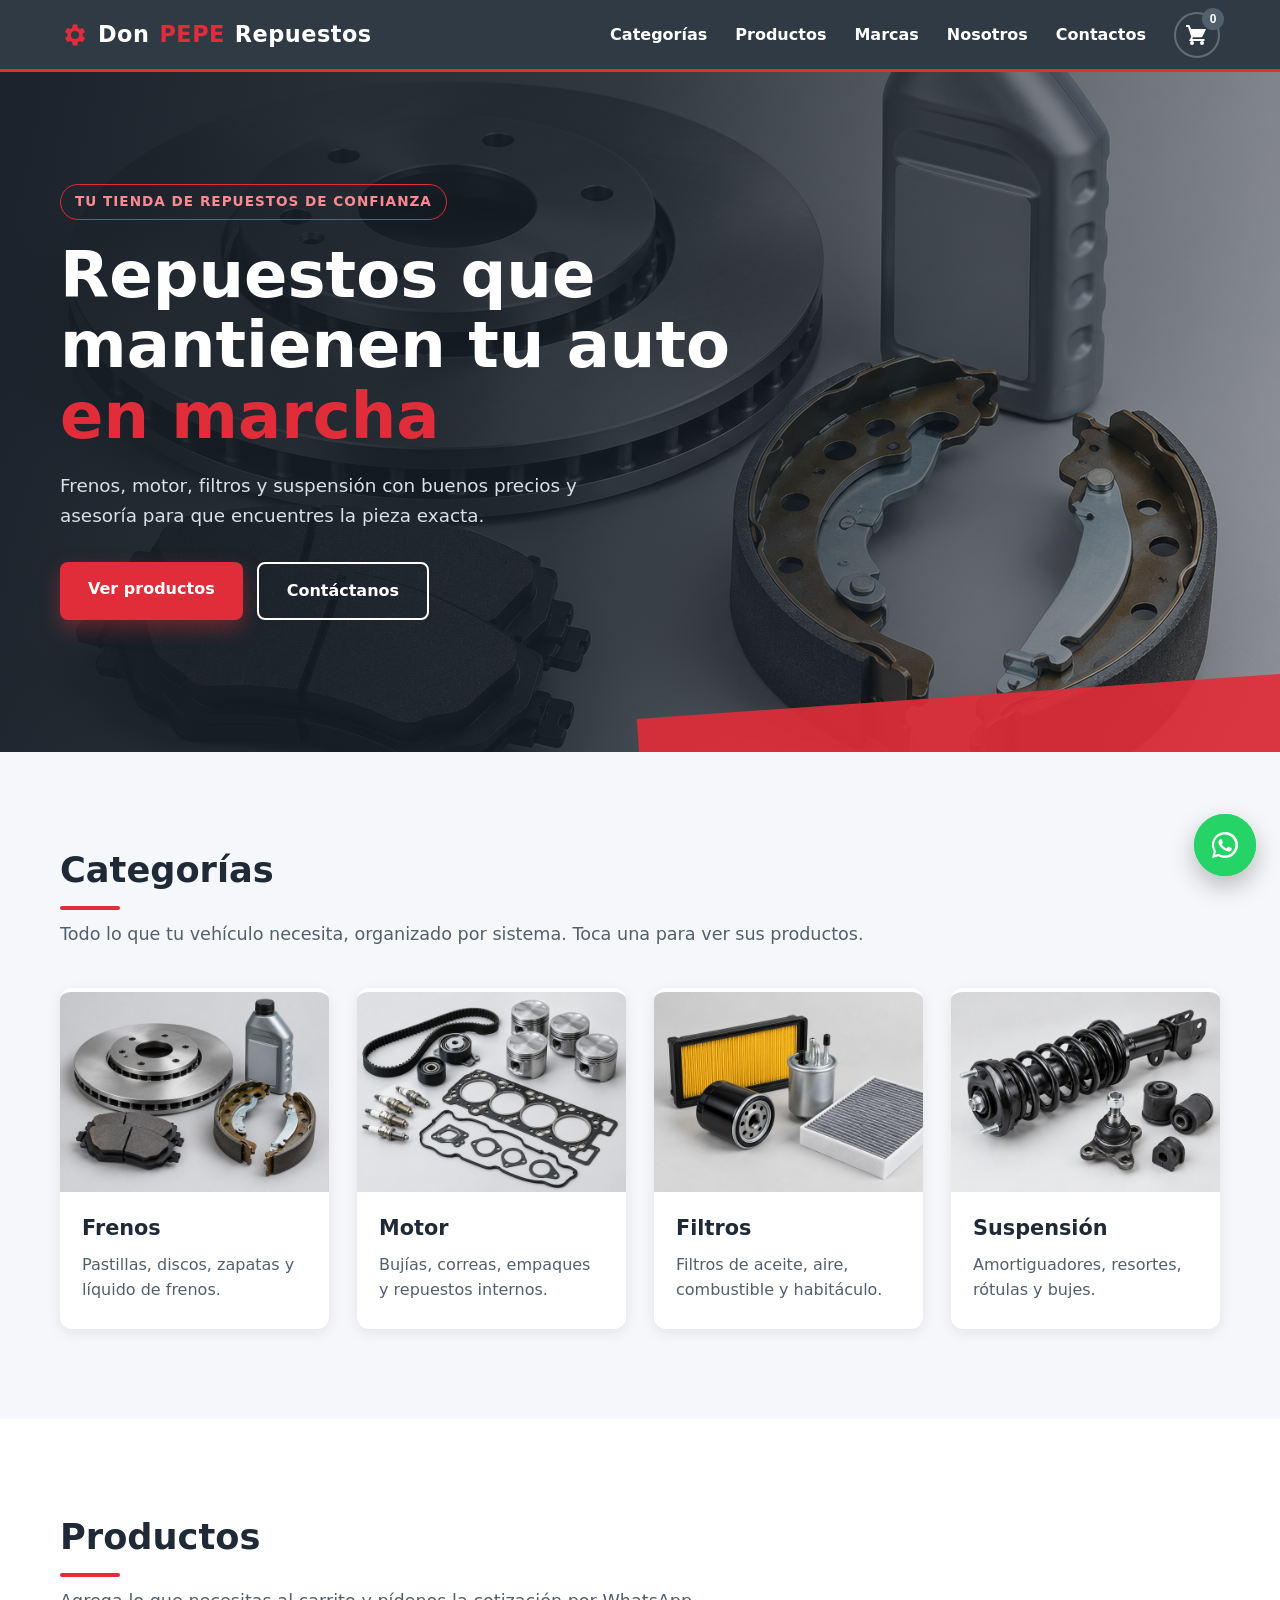
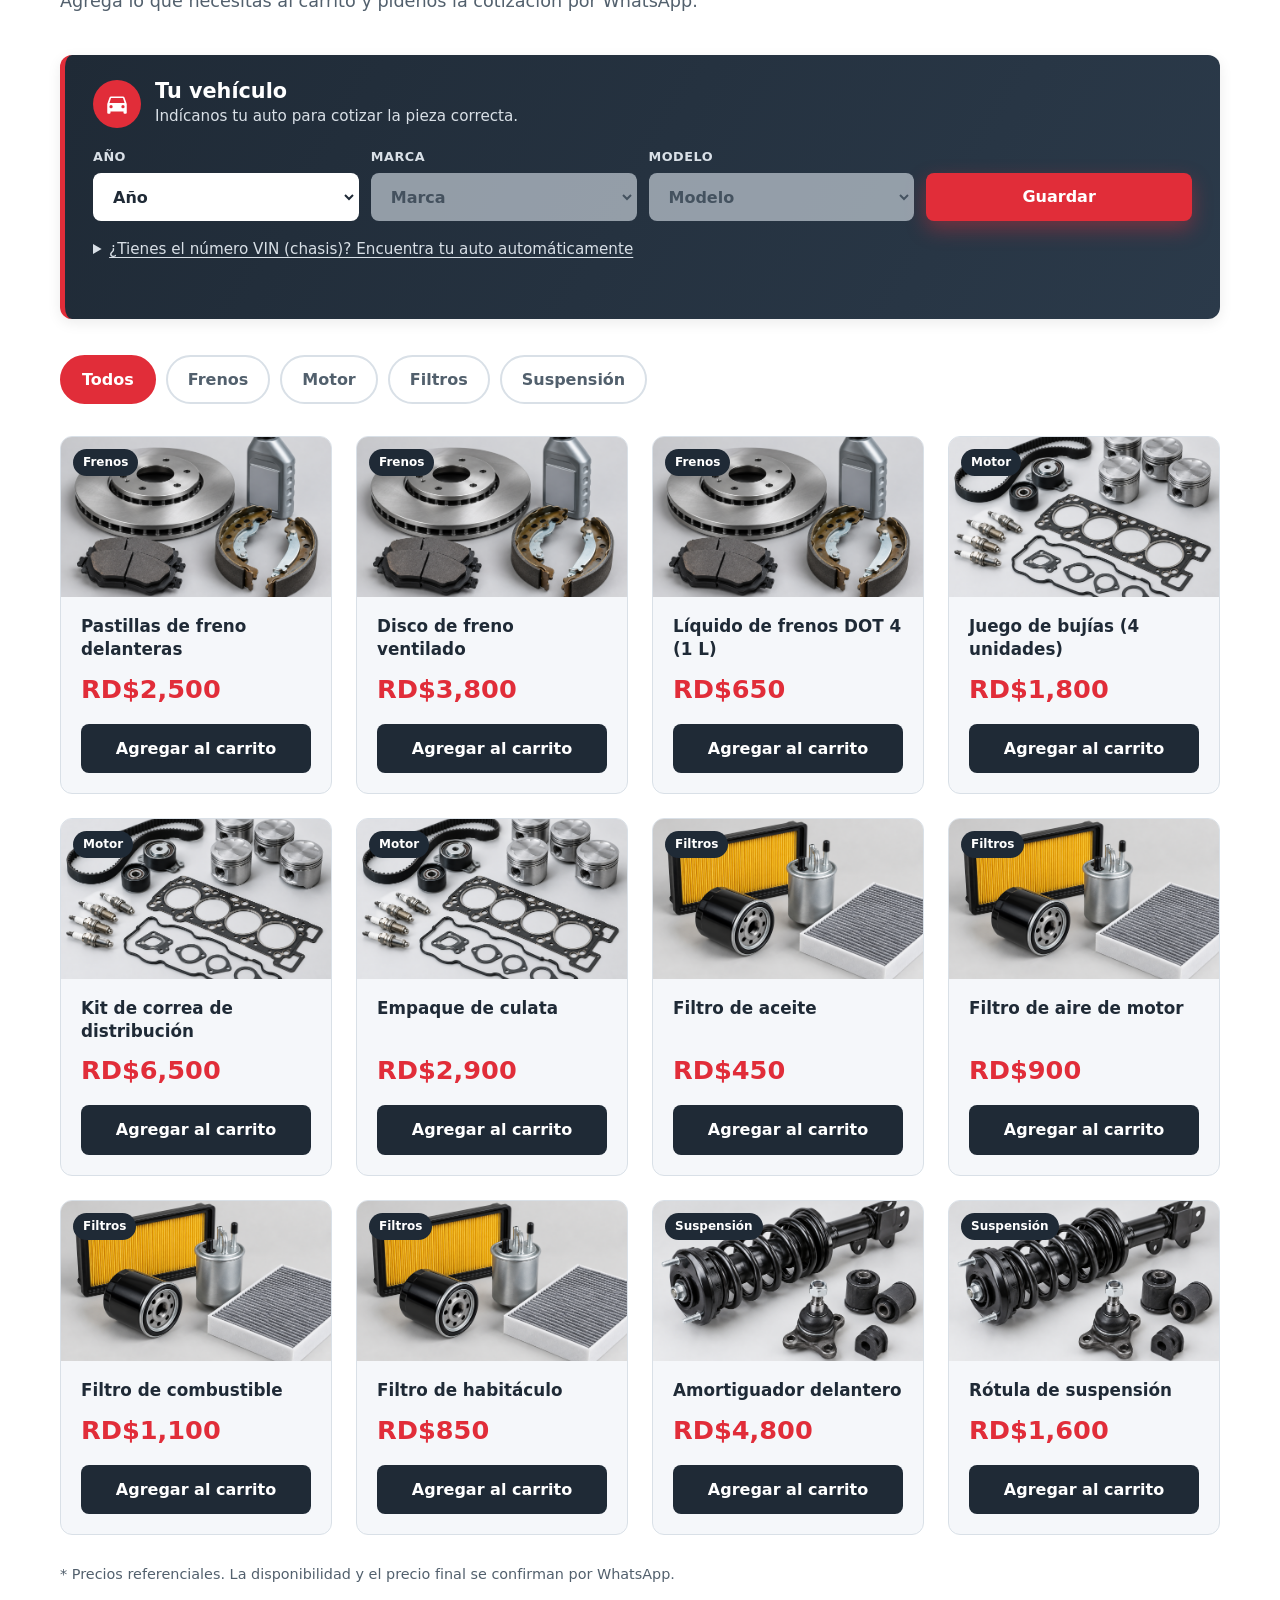
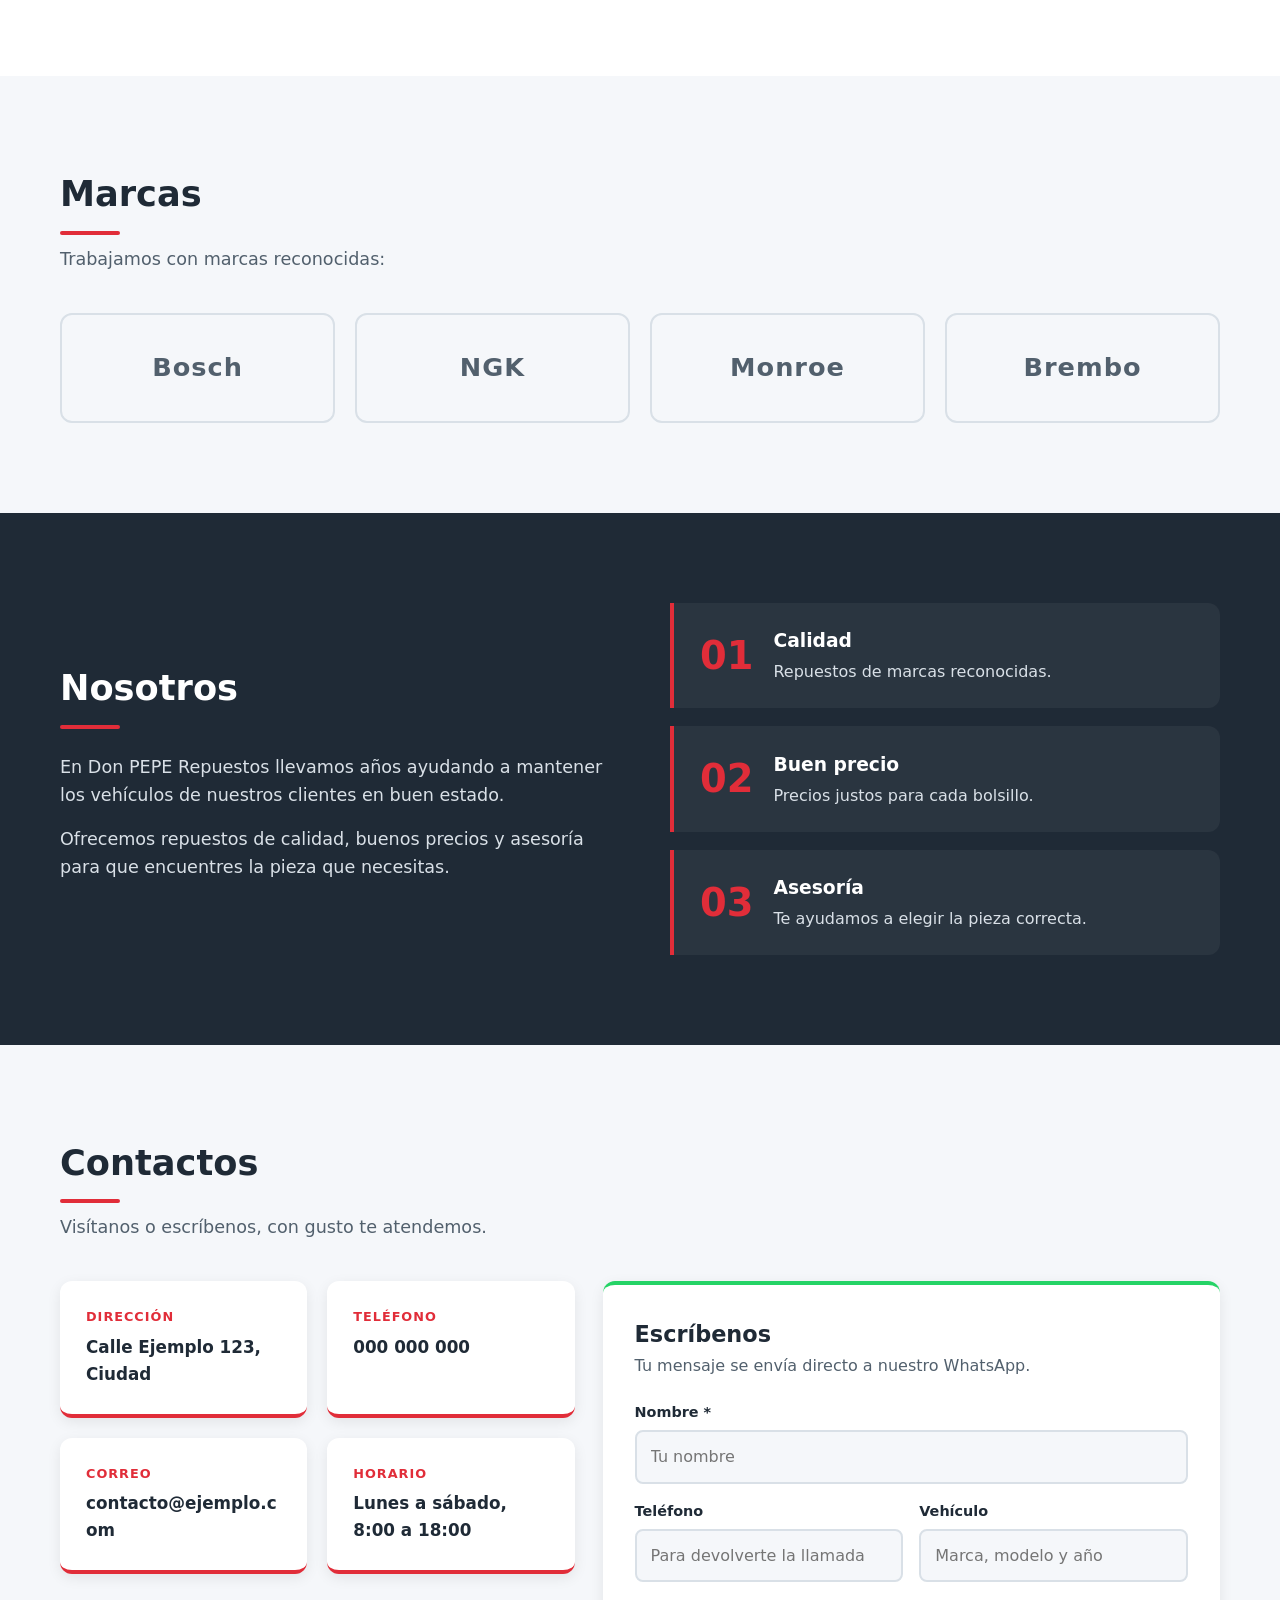
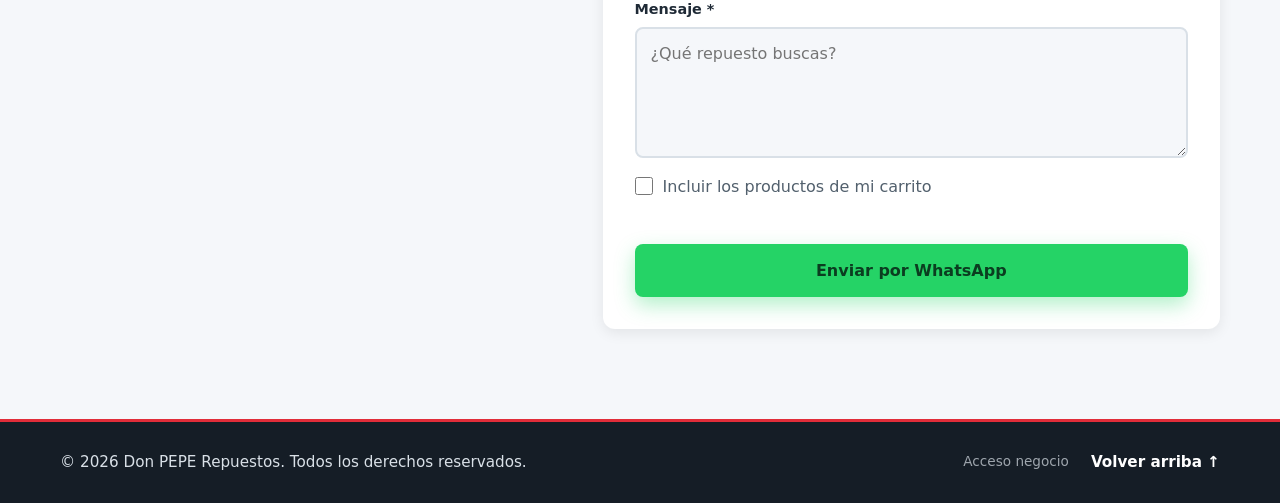
<file: index.html>
<!doctype html>
<html lang="es">
  <head>
    <meta charset="UTF-8" />
    <meta name="viewport" content="width=device-width, initial-scale=1.0" />
    <meta name="description" content="Don PEPE Repuestos: frenos, motor, filtros y suspensión para tu vehículo." />
    <link rel="stylesheet" href="style.css" />
    <script src="config.js" defer></script>
    <script src="comun.js" defer></script>
    <script src="script.js" defer></script>
    <title>Don PEPE Repuestos</title>
  </head>
  <body id="inicio">
    <header class="cabecera">
      <h1 class="logo">
        <a href="#inicio">
          <span class="logo-icono" aria-hidden="true">
            <svg viewBox="0 0 24 24" width="28" height="28">
              <path fill="currentColor" d="M19.4 13a7.5 7.5 0 0 0 0-2l2.1-1.6-2-3.5-2.5 1a7.6 7.6 0 0 0-1.7-1L14.9 3h-4l-.4 2.9a7.6 7.6 0 0 0-1.7 1l-2.5-1-2 3.5L6.4 11a7.5 7.5 0 0 0 0 2l-2.1 1.6 2 3.5 2.5-1a7.6 7.6 0 0 0 1.7 1l.4 2.9h4l.4-2.9a7.6 7.6 0 0 0 1.7-1l2.5 1 2-3.5zM12.9 15.5a3.5 3.5 0 1 1 0-7 3.5 3.5 0 0 1 0 7z"/>
            </svg>
          </span>
          Don <span class="logo-acento">PEPE</span> Repuestos
        </a>
      </h1>

      <div class="cabecera-derecha">
        <nav aria-label="Principal">
          <ul>
            <li><a href="#categorias">Categorías</a></li>
            <li><a href="#productos">Productos</a></li>
            <li><a href="#marcas">Marcas</a></li>
            <li><a href="#nosotros">Nosotros</a></li>
            <li><a href="#contactos">Contactos</a></li>
          </ul>
        </nav>

        <button class="carrito-boton" type="button" aria-label="Abrir carrito de cotización" aria-controls="carrito">
          <svg viewBox="0 0 24 24" width="24" height="24" aria-hidden="true">
            <path fill="currentColor" d="M7 18a2 2 0 1 0 0 4 2 2 0 0 0 0-4zm10 0a2 2 0 1 0 0 4 2 2 0 0 0 0-4zM5.2 4l.9 2H21l-3.4 7.2a2 2 0 0 1-1.8 1.1H8.1l-.9 1.7h12.3v2H4l2.3-4.3L3 4H1V2h3.3z"/>
          </svg>
          <span class="carrito-contador" data-contador>0</span>
        </button>
      </div>
    </header>

    <main>
      <!-- Portada -->
      <section class="hero">
        <div class="contenedor hero-contenido">
          <p class="hero-etiqueta">Tu tienda de repuestos de confianza</p>
          <h2 class="hero-titulo">
            Repuestos que mantienen tu auto <span>en marcha</span>
          </h2>
          <p class="hero-texto">
            Frenos, motor, filtros y suspensión con buenos precios y asesoría
            para que encuentres la pieza exacta.
          </p>
          <div class="hero-botones">
            <a class="boton boton-primario" href="#productos">Ver productos</a>
            <a class="boton boton-secundario" href="#contactos">Contáctanos</a>
          </div>
        </div>
      </section>

      <!-- Categorías -->
      <section id="categorias" class="seccion">
        <div class="contenedor">
          <h2 class="titulo-seccion">Categorías</h2>
          <p class="subtitulo">Todo lo que tu vehículo necesita, organizado por sistema. Toca una para ver sus productos.</p>

          <div class="tarjetas">
            <a class="tarjeta" href="#productos" data-ir-categoria="frenos">
              <div class="tarjeta-imagen">
                <img src="img/frenos.png" alt="Disco de freno, pastillas, zapatas y líquido de frenos" />
              </div>
              <div class="tarjeta-texto">
                <h3>Frenos</h3>
                <p>Pastillas, discos, zapatas y líquido de frenos.</p>
              </div>
            </a>

            <a class="tarjeta" href="#productos" data-ir-categoria="motor">
              <div class="tarjeta-imagen">
                <img src="img/motor.png" alt="Bujías, correa de distribución, empaques y pistones" />
              </div>
              <div class="tarjeta-texto">
                <h3>Motor</h3>
                <p>Bujías, correas, empaques y repuestos internos.</p>
              </div>
            </a>

            <a class="tarjeta" href="#productos" data-ir-categoria="filtros">
              <div class="tarjeta-imagen">
                <img src="img/filtros.png" alt="Filtros de aceite, aire, combustible y habitáculo" />
              </div>
              <div class="tarjeta-texto">
                <h3>Filtros</h3>
                <p>Filtros de aceite, aire, combustible y habitáculo.</p>
              </div>
            </a>

            <a class="tarjeta" href="#productos" data-ir-categoria="suspension">
              <div class="tarjeta-imagen">
                <img src="img/suspension.png" alt="Amortiguador con resorte, rótula y bujes" />
              </div>
              <div class="tarjeta-texto">
                <h3>Suspensión</h3>
                <p>Amortiguadores, resortes, rótulas y bujes.</p>
              </div>
            </a>
          </div>
        </div>
      </section>

      <!-- Productos -->
      <section id="productos" class="seccion seccion-blanca">
        <div class="contenedor">
          <h2 class="titulo-seccion">Productos</h2>
          <p class="subtitulo">Agrega lo que necesitas al carrito y pídenos la cotización por WhatsApp.</p>

          <!-- Selector de vehículo (datos de la API gratuita NHTSA vPIC) -->
          <div class="vehiculo">
            <div class="vehiculo-titulo">
              <span class="vehiculo-icono" aria-hidden="true">
                <svg viewBox="0 0 24 24" width="26" height="26">
                  <path fill="currentColor" d="M18.9 6a1.5 1.5 0 0 0-1.4-1h-11a1.5 1.5 0 0 0-1.4 1L3 12v8a1 1 0 0 0 1 1h1a1 1 0 0 0 1-1v-1h12v1a1 1 0 0 0 1 1h1a1 1 0 0 0 1-1v-8zM6.5 16a1.5 1.5 0 1 1 0-3 1.5 1.5 0 0 1 0 3zm11 0a1.5 1.5 0 1 1 0-3 1.5 1.5 0 0 1 0 3zM5 11l1.5-4.5h11L19 11z"/>
                </svg>
              </span>
              <div>
                <h3>Tu vehículo</h3>
                <p>Indícanos tu auto para cotizar la pieza correcta.</p>
              </div>
            </div>

            <!-- Paso 1: elegir el vehículo -->
            <form class="vehiculo-form" data-vehiculo-form novalidate>
              <div class="vehiculo-campos">
                <label class="vehiculo-campo">
                  <span>Año</span>
                  <select name="anio" data-vehiculo-anio required>
                    <option value="">Año</option>
                  </select>
                </label>
                <label class="vehiculo-campo">
                  <span>Marca</span>
                  <select name="marca" data-vehiculo-marca required disabled>
                    <option value="">Marca</option>
                  </select>
                </label>
                <label class="vehiculo-campo">
                  <span>Modelo</span>
                  <select name="modelo" data-vehiculo-modelo required disabled>
                    <option value="">Modelo</option>
                  </select>
                </label>
                <label class="vehiculo-campo" data-vehiculo-manual-campo hidden>
                  <span>Escribe tu modelo</span>
                  <input type="text" name="modeloManual" data-vehiculo-manual placeholder="Ej.: Hilux" />
                </label>
                <button class="boton boton-primario vehiculo-guardar" type="submit">Guardar</button>
              </div>

              <details class="vin">
                <summary>¿Tienes el número VIN (chasis)? Encuentra tu auto automáticamente</summary>
                <div class="vin-fila">
                  <input type="text" maxlength="17" data-vin placeholder="VIN de 17 caracteres" aria-label="Número VIN" />
                  <button class="boton boton-oscuro" type="button" data-vin-buscar>Buscar VIN</button>
                </div>
              </details>

              <p class="vehiculo-estado" data-vehiculo-estado role="status" aria-live="polite"></p>
            </form>

            <!-- Paso 2: vehículo ya elegido -->
            <div class="vehiculo-elegido" data-vehiculo-elegido hidden>
              <p>Cotizando repuestos para: <strong data-vehiculo-texto></strong></p>
              <button class="vehiculo-cambiar" type="button" data-vehiculo-cambiar>Cambiar</button>
            </div>
          </div>

          <div class="filtros" role="group" aria-label="Filtrar por categoría">
            <button type="button" class="filtro activo" data-filtro="todos">Todos</button>
            <button type="button" class="filtro" data-filtro="frenos">Frenos</button>
            <button type="button" class="filtro" data-filtro="motor">Motor</button>
            <button type="button" class="filtro" data-filtro="filtros">Filtros</button>
            <button type="button" class="filtro" data-filtro="suspension">Suspensión</button>
          </div>

          <!-- JavaScript llena esta lista con los productos de script.js -->
          <div class="productos" data-productos></div>

          <noscript>
            <p class="aviso">Activa JavaScript para ver los productos y usar el carrito.</p>
          </noscript>

          <p class="nota-precios">* Precios referenciales. La disponibilidad y el precio final se confirman por WhatsApp.</p>
        </div>
      </section>

      <!-- Marcas -->
      <section id="marcas" class="seccion">
        <div class="contenedor">
          <h2 class="titulo-seccion">Marcas</h2>
          <p class="subtitulo">Trabajamos con marcas reconocidas:</p>
          <ul class="marcas-lista">
            <li>Bosch</li>
            <li>NGK</li>
            <li>Monroe</li>
            <li>Brembo</li>
          </ul>
        </div>
      </section>

      <!-- Nosotros -->
      <section id="nosotros" class="seccion seccion-oscura">
        <div class="contenedor nosotros">
          <div class="nosotros-texto">
            <h2 class="titulo-seccion">Nosotros</h2>
            <p>
              En Don PEPE Repuestos llevamos años ayudando a mantener los vehículos
              de nuestros clientes en buen estado.
            </p>
            <p>
              Ofrecemos repuestos de calidad, buenos precios y asesoría para que
              encuentres la pieza que necesitas.
            </p>
          </div>

          <ul class="valores">
            <li>
              <span class="valor-numero">01</span>
              <h3>Calidad</h3>
              <p>Repuestos de marcas reconocidas.</p>
            </li>
            <li>
              <span class="valor-numero">02</span>
              <h3>Buen precio</h3>
              <p>Precios justos para cada bolsillo.</p>
            </li>
            <li>
              <span class="valor-numero">03</span>
              <h3>Asesoría</h3>
              <p>Te ayudamos a elegir la pieza correcta.</p>
            </li>
          </ul>
        </div>
      </section>

      <!-- Contactos -->
      <section id="contactos" class="seccion">
        <div class="contenedor">
          <h2 class="titulo-seccion">Contactos</h2>
          <p class="subtitulo">Visítanos o escríbenos, con gusto te atendemos.</p>

          <div class="contacto-grid">
            <address class="contacto">
              <div class="contacto-item">
                <span class="contacto-etiqueta">Dirección</span>
                <p>Calle Ejemplo 123, Ciudad</p>
              </div>
              <div class="contacto-item">
                <span class="contacto-etiqueta">Teléfono</span>
                <p><a href="tel:+000000000">000 000 000</a></p>
              </div>
              <div class="contacto-item">
                <span class="contacto-etiqueta">Correo</span>
                <p><a href="mailto:contacto@ejemplo.com">contacto@ejemplo.com</a></p>
              </div>
              <div class="contacto-item">
                <span class="contacto-etiqueta">Horario</span>
                <p>Lunes a sábado, 8:00 a 18:00</p>
              </div>
            </address>

            <form class="formulario" data-formulario novalidate>
              <h3>Escríbenos</h3>
              <p class="formulario-ayuda">Tu mensaje se envía directo a nuestro WhatsApp.</p>

              <div class="campo">
                <label for="nombre">Nombre *</label>
                <input id="nombre" name="nombre" type="text" autocomplete="name" required placeholder="Tu nombre" />
              </div>

              <div class="campo-doble">
                <div class="campo">
                  <label for="telefono">Teléfono</label>
                  <input id="telefono" name="telefono" type="tel" autocomplete="tel" placeholder="Para devolverte la llamada" />
                </div>
                <div class="campo">
                  <label for="vehiculo">Vehículo</label>
                  <input id="vehiculo" name="vehiculo" type="text" placeholder="Marca, modelo y año" />
                </div>
              </div>

              <div class="campo">
                <label for="mensaje">Mensaje *</label>
                <textarea id="mensaje" name="mensaje" rows="4" required placeholder="¿Qué repuesto buscas?"></textarea>
              </div>

              <label class="casilla">
                <input type="checkbox" name="incluirCarrito" data-incluir-carrito />
                Incluir los productos de mi carrito
              </label>

              <p class="formulario-error" data-formulario-error role="alert"></p>

              <button class="boton boton-whatsapp" type="submit">Enviar por WhatsApp</button>
            </form>
          </div>
        </div>
      </section>
    </main>

    <footer class="pie">
      <div class="contenedor pie-contenido">
        <p>© 2026 Don PEPE Repuestos. Todos los derechos reservados.</p>
        <div class="pie-enlaces">
          <a class="pie-panel" href="admin.html">Acceso negocio</a>
          <a class="volver-arriba" href="#inicio">Volver arriba ↑</a>
        </div>
      </div>
    </footer>

    <!-- Carrito lateral -->
    <div class="carrito-fondo" data-cerrar-carrito hidden></div>
    <aside class="carrito" id="carrito" aria-label="Carrito de cotización" aria-hidden="true">
      <div class="carrito-cabecera">
        <h2>Tu cotización</h2>
        <button class="carrito-cerrar" type="button" data-cerrar-carrito aria-label="Cerrar carrito">×</button>
      </div>

      <p class="carrito-vehiculo" data-carrito-vehiculo hidden></p>

      <p class="carrito-vacio" data-carrito-vacio>
        Tu carrito está vacío.<br />Agrega productos para pedir una cotización.
      </p>
      <ul class="carrito-lista" data-carrito-lista></ul>

      <div class="carrito-pie">
        <div class="carrito-total">
          <span data-carrito-total-etiqueta>Subtotal</span>
          <strong data-carrito-total>$0</strong>
        </div>
        <p class="carrito-nota" data-carrito-nota>Precios referenciales. Te confirmamos disponibilidad y precio final.</p>
        <button class="boton boton-primario carrito-cotizar" type="button" data-cotizar>Solicitar cotización</button>
        <button class="carrito-vaciar" type="button" data-vaciar>Vaciar carrito</button>
      </div>
    </aside>

    <!-- Ventana de cotización -->
    <dialog class="cotizacion" data-cotizacion aria-labelledby="cotizacion-titulo">
      <div class="cotizacion-barra">
        <h2 id="cotizacion-titulo" data-cotizacion-titulo>Datos para tu cotización</h2>
        <button class="cotizacion-cerrar" type="button" data-cerrar-cotizacion aria-label="Cerrar">×</button>
      </div>

      <!-- Paso 1: datos del cliente -->
      <form class="cotizacion-datos" data-cotizacion-form novalidate>
        <div class="campo">
          <label for="cot-nombre" data-cot-nombre-etiqueta>Nombre o empresa *</label>
          <input id="cot-nombre" name="nombre" type="text" autocomplete="name" placeholder="Ej.: Juan Pérez o Taller El Rápido SRL" />
        </div>

        <div class="campo">
          <label for="cot-telefono">Teléfono</label>
          <input id="cot-telefono" name="telefono" type="tel" autocomplete="tel" placeholder="Ej.: 809-555-1234" />
        </div>

        <label class="opcion-fiscal">
          <input type="checkbox" name="fiscal" data-cot-fiscal />
          <span>
            <strong>Necesito factura con valor fiscal</strong>
            <small>Comprobante de crédito fiscal a nombre de tu empresa o persona.</small>
          </span>
        </label>

        <div class="campo" data-cot-rnc-campo hidden>
          <label for="cot-rnc">RNC o cédula *</label>
          <input id="cot-rnc" name="rnc" type="text" inputmode="numeric" maxlength="13" placeholder="RNC (9 dígitos) o cédula (11 dígitos)" />
          <small class="campo-ayuda">Puedes escribirlo con o sin guiones.</small>
        </div>

        <p class="formulario-error" data-cot-error role="alert"></p>

        <button class="boton boton-primario cotizacion-generar" type="submit">Generar cotización</button>
      </form>

      <!-- Paso 2: cotización generada -->
      <div class="cotizacion-vista" data-cotizacion-vista hidden>
        <p class="cot-registro" data-cot-registro role="status" hidden></p>
        <div class="documento" data-documento></div>

        <div class="cotizacion-acciones">
          <button class="boton boton-whatsapp" type="button" data-cot-enviar>Enviar por WhatsApp</button>
          <button class="boton boton-claro" type="button" data-cot-imprimir>Imprimir / PDF</button>
          <button class="enlace-boton" type="button" data-cot-editar>Editar mis datos</button>
        </div>
      </div>
    </dialog>

    <!-- Botón flotante de WhatsApp -->
    <a class="whatsapp-flotante" data-whatsapp-flotante href="https://wa.me/" target="_blank" rel="noopener" aria-label="Escríbenos por WhatsApp">
      <svg viewBox="0 0 32 32" width="32" height="32" aria-hidden="true">
        <path fill="currentColor" d="M16 3a13 13 0 0 0-11.2 19.6L3 29l6.6-1.7A13 13 0 1 0 16 3zm0 23.6c-2 0-4-.5-5.7-1.6l-.4-.2-3.9 1 1-3.8-.3-.4A10.6 10.6 0 1 1 16 26.6zm5.8-7.9c-.3-.2-1.9-.9-2.2-1-.3-.1-.5-.2-.7.2l-1 1.2c-.2.2-.4.2-.7.1a8.7 8.7 0 0 1-4.3-3.8c-.3-.6.3-.5.9-1.7.1-.2 0-.4 0-.5l-1-2.4c-.3-.6-.5-.5-.7-.5h-.6c-.2 0-.6.1-.9.4-.3.3-1.1 1.1-1.1 2.7s1.2 3.1 1.3 3.3c.2.2 2.3 3.5 5.6 4.9 2.1.9 2.9 1 3.9.8.6-.1 1.9-.8 2.2-1.5.3-.8.3-1.4.2-1.5-.1-.2-.3-.3-.6-.4z"/>
      </svg>
    </a>

    <!-- Mensaje emergente -->
    <div class="aviso-flotante" data-aviso role="status" aria-live="polite"></div>
  </body>
</html>
</file>
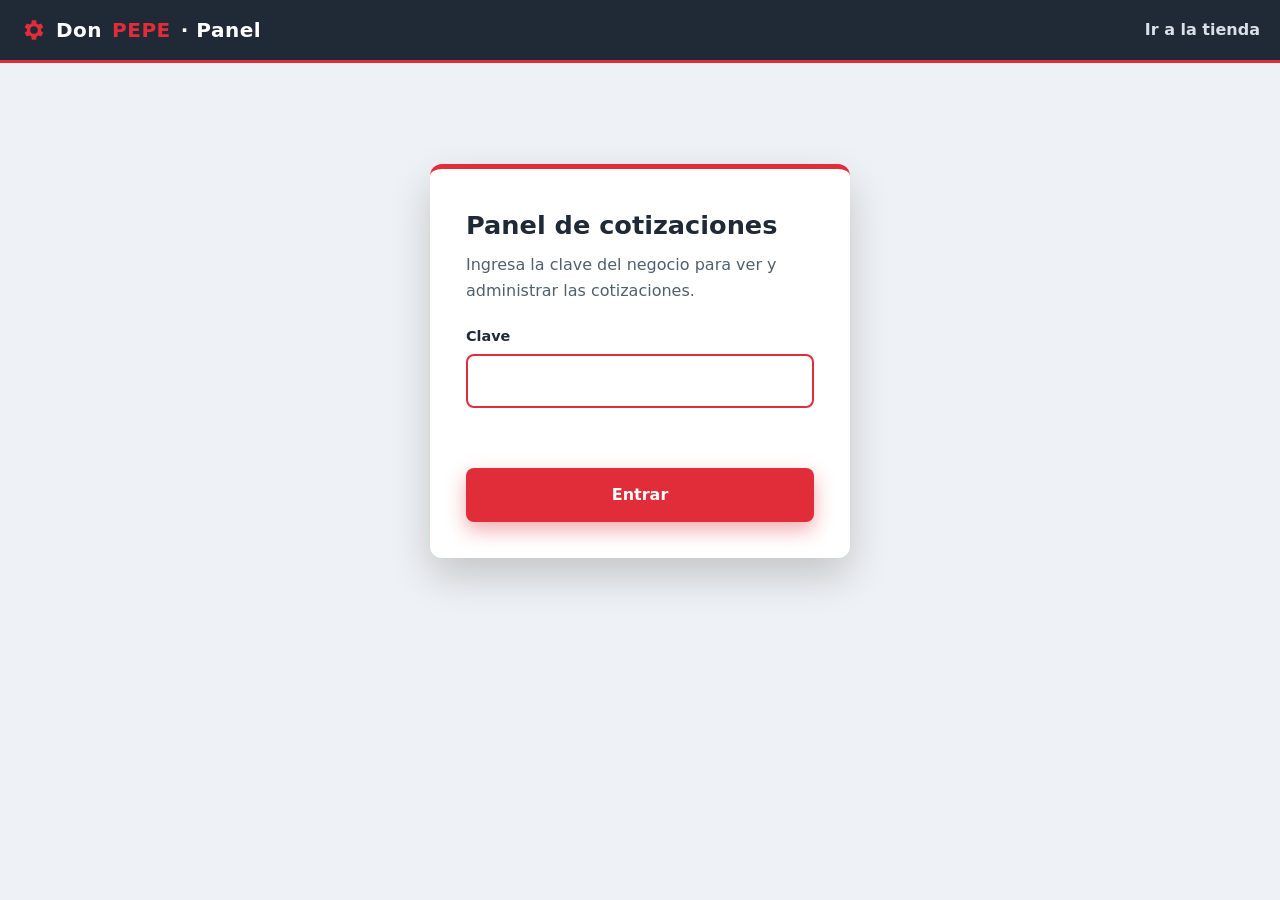
<file: admin.html>
<!doctype html>
<html lang="es">
  <head>
    <meta charset="UTF-8" />
    <meta name="viewport" content="width=device-width, initial-scale=1.0" />
    <meta name="robots" content="noindex, nofollow" />
    <link rel="stylesheet" href="style.css" />
    <link rel="stylesheet" href="admin.css" />
    <script src="config.js" defer></script>
    <script src="comun.js" defer></script>
    <script src="js/html2pdf.bundle.min.js" defer></script>
    <script src="admin.js" defer></script>
    <title>Panel de cotizaciones · Don PEPE Repuestos</title>
  </head>
  <body class="panel-body">
    <header class="panel-superior">
      <p class="logo">
        <span class="logo-icono" aria-hidden="true">
          <svg viewBox="0 0 24 24" width="26" height="26">
            <path fill="currentColor" d="M19.4 13a7.5 7.5 0 0 0 0-2l2.1-1.6-2-3.5-2.5 1a7.6 7.6 0 0 0-1.7-1L14.9 3h-4l-.4 2.9a7.6 7.6 0 0 0-1.7 1l-2.5-1-2 3.5L6.4 11a7.5 7.5 0 0 0 0 2l-2.1 1.6 2 3.5 2.5-1a7.6 7.6 0 0 0 1.7 1l.4 2.9h4l.4-2.9a7.6 7.6 0 0 0 1.7-1l2.5 1 2-3.5zM12.9 15.5a3.5 3.5 0 1 1 0-7 3.5 3.5 0 0 1 0 7z"/>
          </svg>
        </span>
        Don <span class="logo-acento">PEPE</span> · Panel
      </p>
      <div class="panel-superior-acciones">
        <a class="enlace-claro" href="index.html">Ir a la tienda</a>
        <button class="boton-contorno" type="button" data-salir hidden>Salir</button>
      </div>
    </header>

    <main class="panel-main">
      <!-- Aviso de modo de prueba -->
      <p class="banda-prueba" data-banda-prueba hidden>
        <strong>Modo de prueba:</strong> las cotizaciones se guardan solo en este navegador.
        Clave del panel: <code>demo</code>. Para usar Google Sheets, sigue CONFIGURAR-GOOGLE-SHEETS.md.
      </p>

      <!-- Entrada -->
      <section class="login" data-login>
        <form class="login-tarjeta" data-login-form novalidate>
          <h1>Panel de cotizaciones</h1>
          <p>Ingresa la clave del negocio para ver y administrar las cotizaciones.</p>
          <div class="campo">
            <label for="clave">Clave</label>
            <input id="clave" name="clave" type="password" autocomplete="current-password" required />
          </div>
          <p class="formulario-error" data-login-error role="alert"></p>
          <button class="boton boton-primario login-boton" type="submit">Entrar</button>
        </form>
      </section>

      <!-- Panel -->
      <section class="panel" data-panel hidden>
        <div class="panel-titulo">
          <h1>Cotizaciones</h1>
          <div class="panel-titulo-acciones">
            <button class="boton boton-claro" type="button" data-recargar>↻ Actualizar</button>
            <button class="boton boton-primario" type="button" data-nueva>+ Nueva cotización</button>
          </div>
        </div>

        <div class="resumen">
          <div class="resumen-tarjeta" data-estado="Nueva">
            <span>Nuevas</span><strong data-resumen="Nueva">0</strong>
          </div>
          <div class="resumen-tarjeta" data-estado="Contactado">
            <span>Contactados</span><strong data-resumen="Contactado">0</strong>
          </div>
          <div class="resumen-tarjeta" data-estado="Vendida">
            <span>Vendidas</span><strong data-resumen="Vendida">0</strong>
          </div>
          <div class="resumen-tarjeta resumen-monto">
            <span>Total vendido</span><strong data-resumen-monto>RD$0</strong>
          </div>
        </div>

        <div class="filtros-panel">
          <input type="search" data-buscar placeholder="Buscar por número, cliente, RNC, teléfono o vehículo…" aria-label="Buscar cotizaciones" />
          <select data-filtro-estado aria-label="Filtrar por estado">
            <option value="">Todos los estados</option>
          </select>
        </div>

        <p class="panel-estado" data-panel-estado role="status" aria-live="polite"></p>

        <div class="tabla-contenedor">
          <table class="tabla-cotizaciones">
            <thead>
              <tr>
                <th>Número</th>
                <th>Fecha</th>
                <th>Cliente</th>
                <th>Vehículo</th>
                <th class="num">Total</th>
                <th>Estado</th>
                <th><span class="solo-lectores">Acciones</span></th>
              </tr>
            </thead>
            <tbody data-lista></tbody>
          </table>
          <p class="lista-vacia" data-vacio hidden>No hay cotizaciones que coincidan.</p>
        </div>
      </section>
    </main>

    <!-- Detalle de una cotización -->
    <dialog class="cotizacion" data-detalle aria-labelledby="detalle-titulo">
      <div class="cotizacion-barra">
        <h2 id="detalle-titulo" data-detalle-titulo>Cotización</h2>
        <button class="cotizacion-cerrar" type="button" data-cerrar aria-label="Cerrar">×</button>
      </div>
      <div class="cotizacion-vista">
        <div class="detalle-info no-imprimir">
          <label class="detalle-estado">
            Estado
            <select data-detalle-estado></select>
          </label>
          <p class="detalle-meta" data-detalle-meta></p>
        </div>
        <p class="detalle-notas no-imprimir" data-detalle-notas hidden></p>

        <div class="documento" data-detalle-doc></div>

        <div class="cotizacion-acciones">
          <button class="boton boton-whatsapp" type="button" data-accion="whatsapp">WhatsApp al cliente</button>
          <button class="boton boton-claro" type="button" data-accion="pdf">Descargar PDF</button>
          <button class="boton boton-claro" type="button" data-accion="imprimir">Imprimir</button>
          <button class="boton boton-claro" type="button" data-accion="editar">Editar</button>
          <button class="boton boton-peligro" type="button" data-accion="borrar">Borrar</button>
        </div>
      </div>
    </dialog>

    <!-- Crear / editar -->
    <dialog class="cotizacion editor" data-editor aria-labelledby="editor-titulo">
      <div class="cotizacion-barra">
        <h2 id="editor-titulo" data-editor-titulo>Editar cotización</h2>
        <button class="cotizacion-cerrar" type="button" data-cerrar aria-label="Cerrar">×</button>
      </div>

      <form class="editor-form" data-editor-form novalidate>
        <fieldset>
          <legend>Cliente</legend>
          <div class="editor-grid">
            <div class="campo">
              <label for="ed-nombre">Nombre, empresa o razón social *</label>
              <input id="ed-nombre" name="nombre" type="text" maxlength="120" />
            </div>
            <div class="campo">
              <label for="ed-telefono">Teléfono</label>
              <input id="ed-telefono" name="telefono" type="tel" maxlength="30" placeholder="809-555-1234" />
            </div>
          </div>
          <label class="opcion-fiscal">
            <input type="checkbox" name="fiscal" data-ed-fiscal />
            <span><strong>Factura con valor fiscal</strong><small>Requiere RNC o cédula.</small></span>
          </label>
          <div class="campo" data-ed-rnc-campo hidden>
            <label for="ed-rnc">RNC o cédula *</label>
            <input id="ed-rnc" name="rnc" type="text" inputmode="numeric" maxlength="13" placeholder="9 u 11 dígitos" />
          </div>
        </fieldset>

        <fieldset>
          <legend>Detalles</legend>
          <div class="editor-grid">
            <div class="campo">
              <label for="ed-vehiculo">Vehículo</label>
              <input id="ed-vehiculo" name="vehiculo" type="text" maxlength="120" placeholder="Marca, modelo y año" />
            </div>
            <div class="campo">
              <label for="ed-estado">Estado</label>
              <select id="ed-estado" name="estado" data-ed-estado></select>
            </div>
          </div>
        </fieldset>

        <fieldset>
          <legend>Productos</legend>
          <div class="tabla-contenedor">
            <table class="tabla-items">
              <thead>
                <tr><th>Descripción</th><th class="num">Cant.</th><th class="num">Precio</th><th class="num">Importe</th><th></th></tr>
              </thead>
              <tbody data-ed-items></tbody>
            </table>
          </div>
          <p class="lista-vacia" data-ed-sin-items>Agrega al menos un producto.</p>

          <div class="agregar-item">
            <select data-ed-producto aria-label="Producto para agregar"></select>
            <button class="boton boton-claro" type="button" data-ed-agregar>Agregar</button>
          </div>

          <div class="doc-totales editor-totales" data-ed-totales></div>
        </fieldset>

        <fieldset>
          <legend>Notas internas</legend>
          <div class="campo">
            <label for="ed-notas" class="solo-lectores">Notas internas</label>
            <textarea id="ed-notas" name="notas" rows="3" maxlength="1000" placeholder="Solo las ve el negocio. Ej.: Cliente pasa el viernes."></textarea>
          </div>
        </fieldset>

        <p class="formulario-error" data-ed-error role="alert"></p>

        <div class="editor-acciones">
          <button class="enlace-boton" type="button" data-cerrar>Cancelar</button>
          <button class="boton boton-primario" type="submit" data-ed-guardar>Guardar</button>
        </div>
      </form>
    </dialog>

    <div class="aviso-flotante" data-aviso role="status" aria-live="polite"></div>
  </body>
</html>
</file>
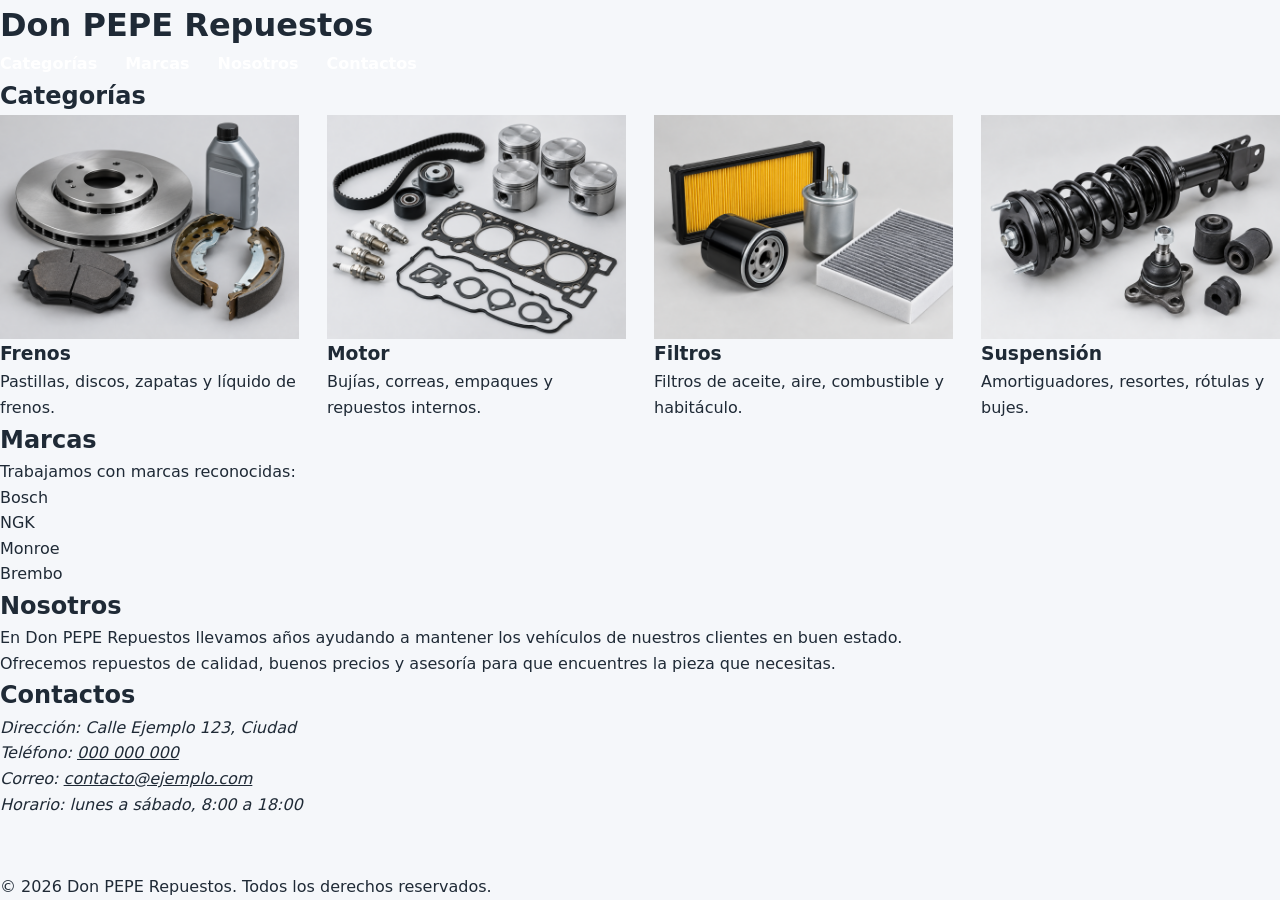
<file: index-mio.html>
<!doctype html>
<html lang="es">
  <head>
    <meta charset="UTF-8" />
    <meta name="viewport" content="width=device-width, initial-scale=1.0" />
    <link rel="stylesheet" href="style.css" />
    <title>Don PEPE Repuestos</title>
  </head>
  <body>
    <header>
      <h1>Don PEPE Repuestos</h1>
      <nav>
        <ul>
          <li><a href="#categorias">Categorías</a></li>
          <li><a href="#marcas">Marcas</a></li>
          <li><a href="#nosotros">Nosotros</a></li>
          <li><a href="#contactos">Contactos</a></li>
        </ul>
      </nav>
    </header>

    <main>
      <section id="categorias">
        <h2>Categorías</h2>
       <div class="tarjetas">
        <article>
          <img src="img/frenos.png" alt="Disco de freno, pastillas, zapatas y líquido de frenos" />
          <h3>Frenos</h3>
          <p>Pastillas, discos, zapatas y líquido de frenos.</p>
        </article>

        <article>
          <img src="img/motor.png" alt="Bujías, correa de distribución, empaques y pistones" />
          <h3>Motor</h3>
          <p>Bujías, correas, empaques y repuestos internos.</p>
        </article>

        <article>
          <img src="img/filtros.png" alt="Filtros de aceite, aire, combustible y habitáculo" />
          <h3>Filtros</h3>
          <p>Filtros de aceite, aire, combustible y habitáculo.</p>
        </article>

        <article>
          <img src="img/suspension.png" alt="Amortiguador con resorte, rótula y bujes" />
          <h3>Suspensión</h3>
          <p>Amortiguadores, resortes, rótulas y bujes.</p>
        </article>
       </div> 
      </section>

      <section id="marcas">
        <h2>Marcas</h2>
        <p>Trabajamos con marcas reconocidas:</p>
        <ul>
          <li>Bosch</li>
          <li>NGK</li>
          <li>Monroe</li>
          <li>Brembo</li>
        </ul>
      </section>

      <section id="nosotros">
        <h2>Nosotros</h2>
        <p>
          En Don PEPE Repuestos llevamos años ayudando a mantener los vehículos
          de nuestros clientes en buen estado.
        </p>
        <p>
          Ofrecemos repuestos de calidad, buenos precios y asesoría para que
          encuentres la pieza que necesitas.
        </p>
      </section>

      <section id="contactos">
        <h2>Contactos</h2>
        <address>
          <p>Dirección: Calle Ejemplo 123, Ciudad</p>
          <p>Teléfono: <a href="tel:+000000000">000 000 000</a></p>
          <p>Correo: <a href="mailto:contacto@ejemplo.com">contacto@ejemplo.com</a></p>
          <p>Horario: lunes a sábado, 8:00 a 18:00</p>
        </address>
      </section>
    </main>

    <footer>
      <p>© 2026 Don PEPE Repuestos. Todos los derechos reservados.</p>
    </footer>
  </body>
</html>
</file>
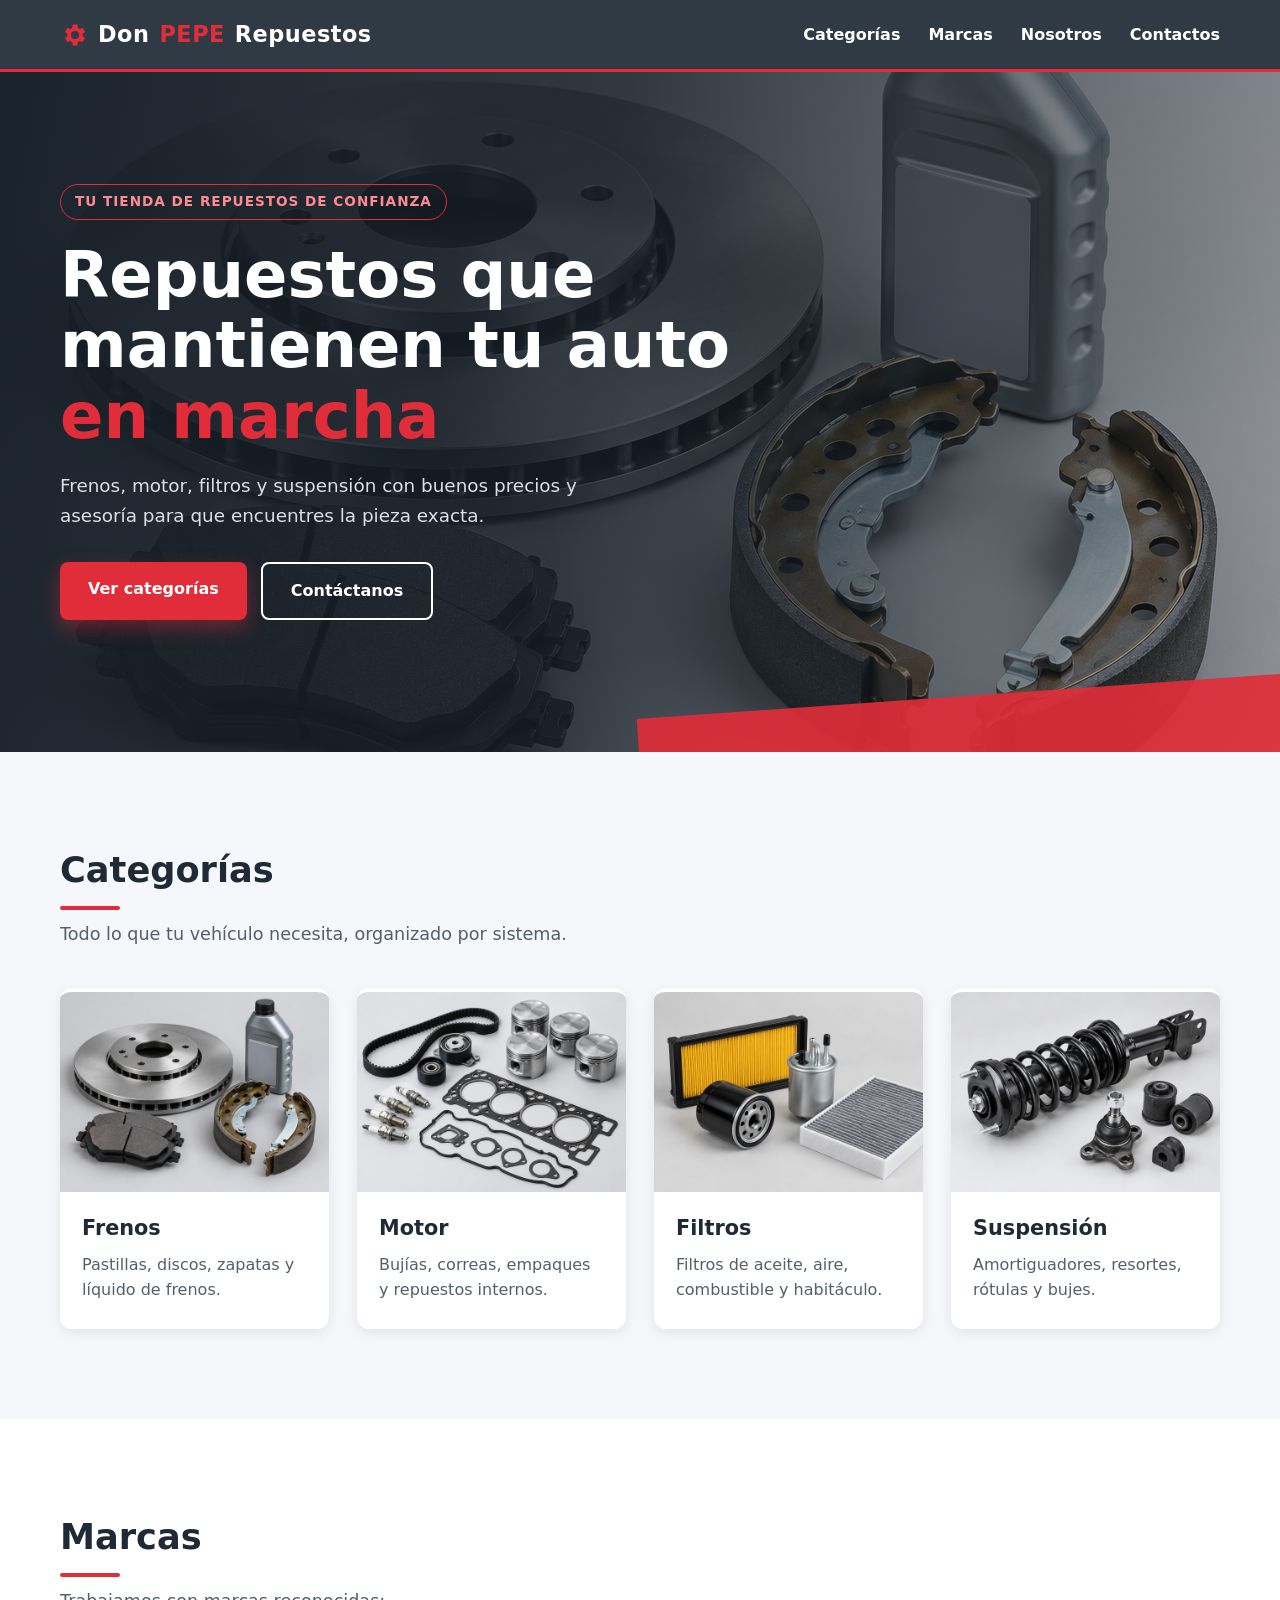
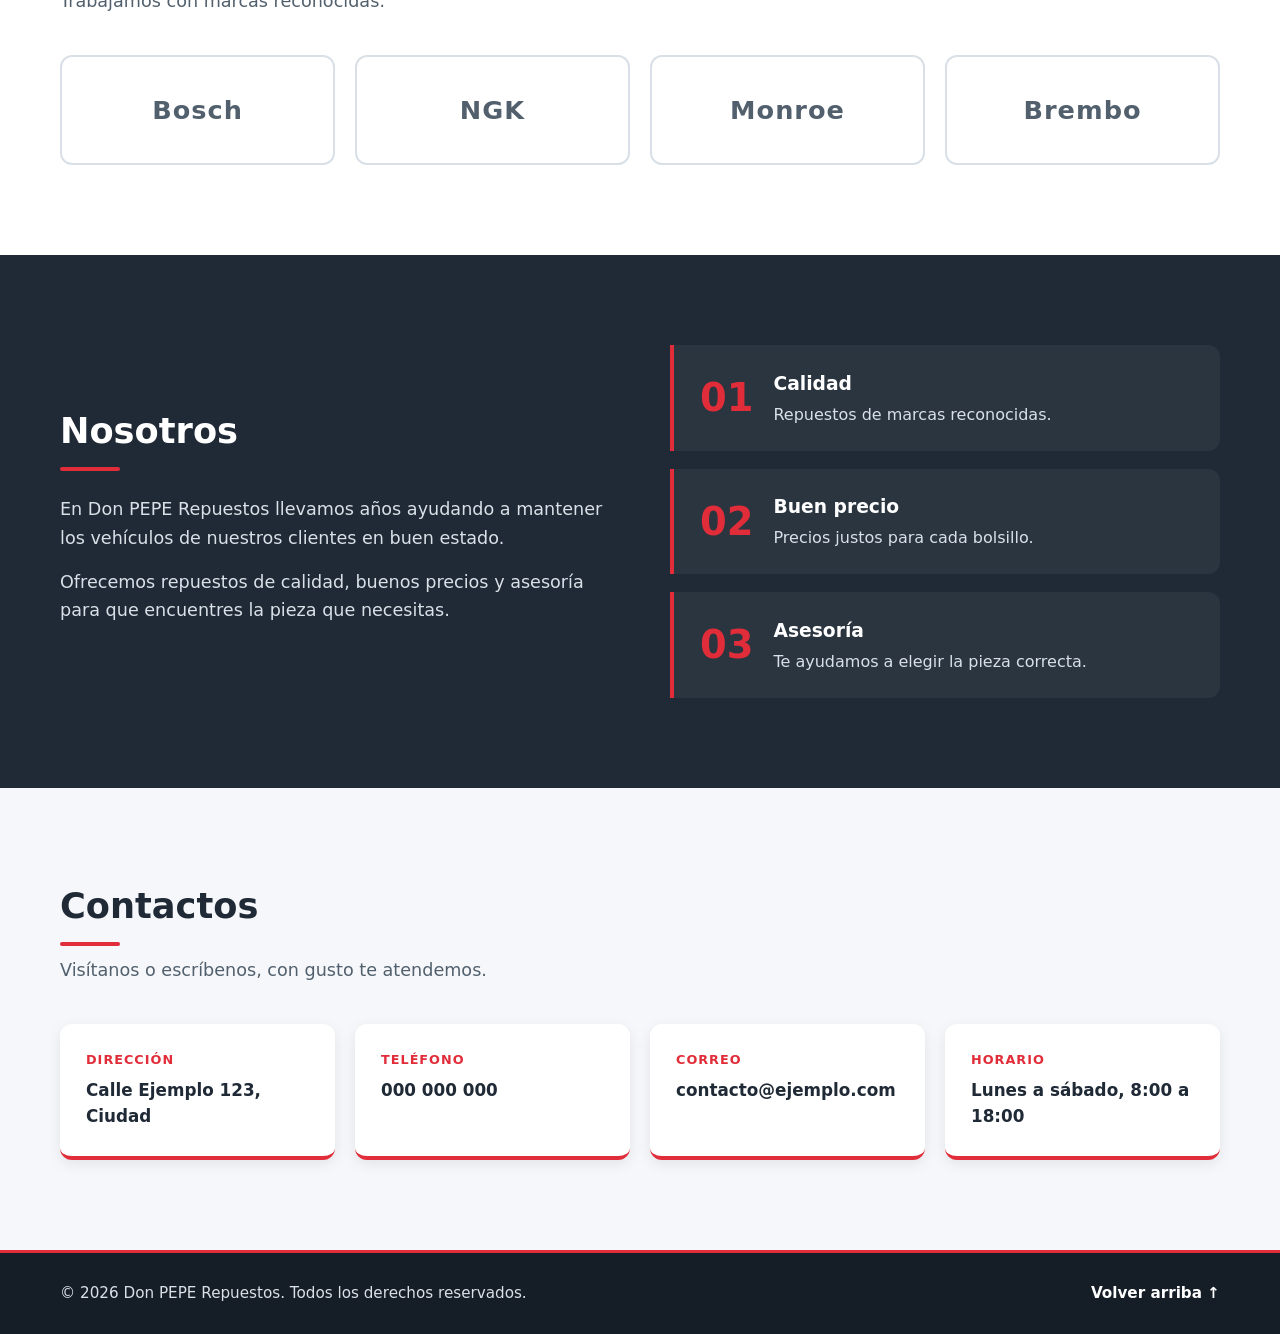
<file: index-v2.html>
<!doctype html>
<html lang="es">
  <head>
    <meta charset="UTF-8" />
    <meta name="viewport" content="width=device-width, initial-scale=1.0" />
    <meta name="description" content="Don PEPE Repuestos: frenos, motor, filtros y suspensión para tu vehículo." />
    <link rel="stylesheet" href="style.css" />
    <title>Don PEPE Repuestos</title>
  </head>
  <body id="inicio">
    <header class="cabecera">
      <h1 class="logo">
        <a href="#inicio">
          <span class="logo-icono" aria-hidden="true">
            <svg viewBox="0 0 24 24" width="28" height="28">
              <path fill="currentColor" d="M19.4 13a7.5 7.5 0 0 0 0-2l2.1-1.6-2-3.5-2.5 1a7.6 7.6 0 0 0-1.7-1L14.9 3h-4l-.4 2.9a7.6 7.6 0 0 0-1.7 1l-2.5-1-2 3.5L6.4 11a7.5 7.5 0 0 0 0 2l-2.1 1.6 2 3.5 2.5-1a7.6 7.6 0 0 0 1.7 1l.4 2.9h4l.4-2.9a7.6 7.6 0 0 0 1.7-1l2.5 1 2-3.5zM12.9 15.5a3.5 3.5 0 1 1 0-7 3.5 3.5 0 0 1 0 7z"/>
            </svg>
          </span>
          Don <span class="logo-acento">PEPE</span> Repuestos
        </a>
      </h1>
      <nav aria-label="Principal">
        <ul>
          <li><a href="#categorias">Categorías</a></li>
          <li><a href="#marcas">Marcas</a></li>
          <li><a href="#nosotros">Nosotros</a></li>
          <li><a href="#contactos">Contactos</a></li>
        </ul>
      </nav>
    </header>

    <main>
      <!-- Portada -->
      <section class="hero">
        <div class="contenedor hero-contenido">
          <p class="hero-etiqueta">Tu tienda de repuestos de confianza</p>
          <h2 class="hero-titulo">
            Repuestos que mantienen tu auto <span>en marcha</span>
          </h2>
          <p class="hero-texto">
            Frenos, motor, filtros y suspensión con buenos precios y asesoría
            para que encuentres la pieza exacta.
          </p>
          <div class="hero-botones">
            <a class="boton boton-primario" href="#categorias">Ver categorías</a>
            <a class="boton boton-secundario" href="#contactos">Contáctanos</a>
          </div>
        </div>
      </section>

      <!-- Categorías -->
      <section id="categorias" class="seccion">
        <div class="contenedor">
          <h2 class="titulo-seccion">Categorías</h2>
          <p class="subtitulo">Todo lo que tu vehículo necesita, organizado por sistema.</p>

          <div class="tarjetas">
            <article class="tarjeta">
              <div class="tarjeta-imagen">
                <img src="img/frenos.png" alt="Disco de freno, pastillas, zapatas y líquido de frenos" />
              </div>
              <div class="tarjeta-texto">
                <h3>Frenos</h3>
                <p>Pastillas, discos, zapatas y líquido de frenos.</p>
              </div>
            </article>

            <article class="tarjeta">
              <div class="tarjeta-imagen">
                <img src="img/motor.png" alt="Bujías, correa de distribución, empaques y pistones" />
              </div>
              <div class="tarjeta-texto">
                <h3>Motor</h3>
                <p>Bujías, correas, empaques y repuestos internos.</p>
              </div>
            </article>

            <article class="tarjeta">
              <div class="tarjeta-imagen">
                <img src="img/filtros.png" alt="Filtros de aceite, aire, combustible y habitáculo" />
              </div>
              <div class="tarjeta-texto">
                <h3>Filtros</h3>
                <p>Filtros de aceite, aire, combustible y habitáculo.</p>
              </div>
            </article>

            <article class="tarjeta">
              <div class="tarjeta-imagen">
                <img src="img/suspension.png" alt="Amortiguador con resorte, rótula y bujes" />
              </div>
              <div class="tarjeta-texto">
                <h3>Suspensión</h3>
                <p>Amortiguadores, resortes, rótulas y bujes.</p>
              </div>
            </article>
          </div>
        </div>
      </section>

      <!-- Marcas -->
      <section id="marcas" class="seccion seccion-blanca">
        <div class="contenedor">
          <h2 class="titulo-seccion">Marcas</h2>
          <p class="subtitulo">Trabajamos con marcas reconocidas:</p>
          <ul class="marcas-lista">
            <li>Bosch</li>
            <li>NGK</li>
            <li>Monroe</li>
            <li>Brembo</li>
          </ul>
        </div>
      </section>

      <!-- Nosotros -->
      <section id="nosotros" class="seccion seccion-oscura">
        <div class="contenedor nosotros">
          <div class="nosotros-texto">
            <h2 class="titulo-seccion">Nosotros</h2>
            <p>
              En Don PEPE Repuestos llevamos años ayudando a mantener los vehículos
              de nuestros clientes en buen estado.
            </p>
            <p>
              Ofrecemos repuestos de calidad, buenos precios y asesoría para que
              encuentres la pieza que necesitas.
            </p>
          </div>

          <ul class="valores">
            <li>
              <span class="valor-numero">01</span>
              <h3>Calidad</h3>
              <p>Repuestos de marcas reconocidas.</p>
            </li>
            <li>
              <span class="valor-numero">02</span>
              <h3>Buen precio</h3>
              <p>Precios justos para cada bolsillo.</p>
            </li>
            <li>
              <span class="valor-numero">03</span>
              <h3>Asesoría</h3>
              <p>Te ayudamos a elegir la pieza correcta.</p>
            </li>
          </ul>
        </div>
      </section>

      <!-- Contactos -->
      <section id="contactos" class="seccion">
        <div class="contenedor">
          <h2 class="titulo-seccion">Contactos</h2>
          <p class="subtitulo">Visítanos o escríbenos, con gusto te atendemos.</p>
          <address class="contacto">
            <div class="contacto-item">
              <span class="contacto-etiqueta">Dirección</span>
              <p>Calle Ejemplo 123, Ciudad</p>
            </div>
            <div class="contacto-item">
              <span class="contacto-etiqueta">Teléfono</span>
              <p><a href="tel:+000000000">000 000 000</a></p>
            </div>
            <div class="contacto-item">
              <span class="contacto-etiqueta">Correo</span>
              <p><a href="mailto:contacto@ejemplo.com">contacto@ejemplo.com</a></p>
            </div>
            <div class="contacto-item">
              <span class="contacto-etiqueta">Horario</span>
              <p>Lunes a sábado, 8:00 a 18:00</p>
            </div>
          </address>
        </div>
      </section>
    </main>

    <footer class="pie">
      <div class="contenedor pie-contenido">
        <p>© 2026 Don PEPE Repuestos. Todos los derechos reservados.</p>
        <a class="volver-arriba" href="#inicio">Volver arriba ↑</a>
      </div>
    </footer>
  </body>
</html>
</file>
<file: style.css>
/* =========================================================
   Don PEPE Repuestos - Estilos
   ========================================================= */

/* ---------- 1. Variables: colores y medidas en un solo lugar ---------- */
:root {
    --oscuro: #1f2a36;
    --oscuro-2: #151d26;
    --rojo: #e12d39;
    --rojo-oscuro: #b81f2a;
    --claro: #f5f7fa;
    --blanco: #fff;
    --gris: #52606d;
    --gris-claro: #d9e0e7;

    --radio: 12px;
    --sombra: 0 4px 14px rgba(0, 0, 0, 0.08);
    --sombra-fuerte: 0 18px 40px rgba(0, 0, 0, 0.18);
    --alto-cabecera: 72px;
}

/* ---------- 2. Base ---------- */
* {
    box-sizing: border-box;
    margin: 0;
    padding: 0;
}

html {
    scroll-behavior: smooth;                      /* desplazamiento suave */
    scroll-padding-top: var(--alto-cabecera);     /* que la cabecera fija no tape los títulos */
}

body {
    font-family: system-ui, "Segoe UI", Arial, Helvetica, sans-serif;
    color: var(--oscuro);
    background-color: var(--claro);
    line-height: 1.6;
    min-height: 100vh;                            /* el pie siempre abajo */
    display: flex;
    flex-direction: column;
}

main {
    flex: 1;
}

img {
    max-width: 100%;
    display: block;
}

a {
    color: inherit;
}

.contenedor {
    width: 100%;
    max-width: 1200px;
    margin: 0 auto;
    padding: 0 20px;
}

/* Contorno visible al navegar con teclado */
a:focus-visible {
    outline: 3px solid var(--rojo);
    outline-offset: 3px;
    border-radius: 4px;
}

/* ---------- 3. Cabecera fija ---------- */
.cabecera {
    position: sticky;
    top: 0;
    z-index: 10;
    height: var(--alto-cabecera);
    padding: 0 max(20px, calc((100% - 1160px) / 2));
    display: flex;
    justify-content: space-between;
    align-items: center;
    background-color: rgba(31, 42, 54, 0.92);
    backdrop-filter: blur(8px);
    border-bottom: 3px solid var(--rojo);
    color: var(--blanco);
}

.logo {
    font-size: 1.4rem;
    letter-spacing: 0.5px;
}

.logo a {
    display: flex;
    align-items: center;
    gap: 10px;
    text-decoration: none;
}

.logo-icono {
    display: grid;
    color: var(--rojo);
    transition: transform 0.6s ease;
}

.logo a:hover .logo-icono {
    transform: rotate(180deg);                    /* el engranaje gira */
}

.logo-acento {
    color: var(--rojo);
}

.cabecera-derecha {
    display: flex;
    align-items: center;
    gap: 28px;
}

nav ul {
    list-style: none;
    display: flex;
    gap: 28px;
}

nav a {
    position: relative;
    color: var(--blanco);
    text-decoration: none;
    font-weight: 600;
    padding: 6px 0;
}

/* Línea roja que crece debajo del enlace */
nav a::after {
    content: "";
    position: absolute;
    left: 0;
    bottom: 0;
    width: 100%;
    height: 2px;
    background-color: var(--rojo);
    transform: scaleX(0);
    transform-origin: left;
    transition: transform 0.3s ease;
}

nav a:hover::after {
    transform: scaleX(1);
}

/* ---------- 4. Portada (hero) ---------- */
.hero {
    position: relative;
    min-height: min(78vh, 680px);
    display: flex;
    align-items: center;
    color: var(--blanco);
    background:
        linear-gradient(100deg, rgba(21, 29, 38, 0.97) 0%, rgba(21, 29, 38, 0.85) 45%, rgba(21, 29, 38, 0.35) 100%),
        url("img/frenos.png") center / cover no-repeat;
    overflow: hidden;
}

/* Franja roja diagonal decorativa */
.hero::after {
    content: "";
    position: absolute;
    right: -10%;
    bottom: -60px;
    width: 60%;
    height: 120px;
    background-color: var(--rojo);
    transform: rotate(-4deg);
    opacity: 0.9;
}

.hero-contenido {
    position: relative;
    z-index: 1;
    padding-top: 60px;
    padding-bottom: 80px;
}

.hero-etiqueta {
    display: inline-block;
    padding: 6px 14px;
    margin-bottom: 20px;
    border: 1px solid var(--rojo);
    border-radius: 999px;
    color: #ff8a92;
    font-size: 0.85rem;
    font-weight: 700;
    letter-spacing: 1px;
    text-transform: uppercase;
    animation: aparecer 0.8s ease both;
}

.hero-titulo {
    max-width: 680px;
    font-size: clamp(2.2rem, 5vw, 4rem);
    line-height: 1.1;
    margin-bottom: 20px;
    animation: aparecer 0.8s 0.15s ease both;
}

.hero-titulo span {
    color: var(--rojo);
}

.hero-texto {
    max-width: 520px;
    font-size: 1.15rem;
    color: var(--gris-claro);
    margin-bottom: 32px;
    animation: aparecer 0.8s 0.3s ease both;
}

.hero-botones {
    display: flex;
    flex-wrap: wrap;
    gap: 14px;
    animation: aparecer 0.8s 0.45s ease both;
}

@keyframes aparecer {
    from {
        opacity: 0;
        transform: translateY(30px);
    }
    to {
        opacity: 1;
        transform: translateY(0);
    }
}

/* ---------- 5. Botones ---------- */
.boton {
    display: inline-block;
    padding: 14px 28px;
    border-radius: 8px;
    font-weight: 700;
    text-decoration: none;
    transition: transform 0.2s ease, background-color 0.2s ease, box-shadow 0.2s ease;
}

.boton:hover {
    transform: translateY(-3px);
}

.boton-primario {
    background-color: var(--rojo);
    color: var(--blanco);
    box-shadow: 0 8px 20px rgba(225, 45, 57, 0.4);
}

.boton-primario:hover {
    background-color: var(--rojo-oscuro);
}

.boton-secundario {
    border: 2px solid var(--blanco);
    color: var(--blanco);
}

.boton-secundario:hover {
    background-color: var(--blanco);
    color: var(--oscuro);
}

/* ---------- 6. Secciones ---------- */
.seccion {
    padding: 90px 0;
}

.seccion-blanca {
    background-color: var(--blanco);
}

.seccion-oscura {
    background-color: var(--oscuro);
    color: var(--blanco);
}

.titulo-seccion {
    position: relative;
    display: inline-block;
    font-size: 2.2rem;
    margin-bottom: 10px;
    padding-bottom: 12px;
}

/* Barrita roja debajo de cada título */
.titulo-seccion::after {
    content: "";
    position: absolute;
    left: 0;
    bottom: 0;
    width: 60px;
    height: 4px;
    border-radius: 2px;
    background-color: var(--rojo);
}

.subtitulo {
    color: var(--gris);
    font-size: 1.1rem;
    margin-bottom: 40px;
}

/* ---------- 7. Tarjetas de categorías ---------- */
.tarjetas {
    display: grid;
    grid-template-columns: repeat(auto-fit, minmax(240px, 1fr));
    gap: 28px;
}

.tarjeta {
    display: block;
    color: inherit;
    text-decoration: none;
    background-color: var(--blanco);
    border-radius: var(--radio);
    overflow: hidden;
    box-shadow: var(--sombra);
    border-top: 4px solid transparent;
    transition: transform 0.35s ease, box-shadow 0.35s ease, border-color 0.35s ease;
}

.tarjeta:hover {
    transform: translateY(-8px);
    box-shadow: var(--sombra-fuerte);
    border-top-color: var(--rojo);
}

.tarjeta-imagen {
    overflow: hidden;
}

.tarjeta-imagen img {
    width: 100%;
    height: 200px;
    object-fit: cover;
    transition: transform 0.5s ease;
}

.tarjeta:hover .tarjeta-imagen img {
    transform: scale(1.08);                       /* zoom en la foto */
}

.tarjeta-texto {
    padding: 20px 22px 26px;
}

.tarjeta-texto h3 {
    font-size: 1.3rem;
    margin-bottom: 6px;
}

.tarjeta-texto p {
    color: var(--gris);
}

/* ---------- 8. Marcas ---------- */
.marcas-lista {
    list-style: none;
    display: grid;
    grid-template-columns: repeat(auto-fit, minmax(180px, 1fr));
    gap: 20px;
}

.marcas-lista li {
    display: grid;
    place-items: center;
    height: 110px;
    border: 2px solid var(--gris-claro);
    border-radius: var(--radio);
    font-size: 1.6rem;
    font-weight: 800;
    letter-spacing: 1px;
    color: var(--gris);
    transition: all 0.3s ease;
}

.marcas-lista li:hover {
    border-color: var(--rojo);
    color: var(--rojo);
    transform: scale(1.05);
}

/* ---------- 9. Nosotros ---------- */
.nosotros {
    display: grid;
    grid-template-columns: 1fr 1fr;
    gap: 60px;
    align-items: center;
}

.nosotros-texto .titulo-seccion {
    margin-bottom: 24px;
}

.nosotros-texto p {
    color: var(--gris-claro);
    font-size: 1.1rem;
    margin-bottom: 16px;
}

.valores {
    list-style: none;
    display: grid;
    gap: 18px;
}

.valores li {
    display: grid;
    grid-template-columns: auto 1fr;
    column-gap: 20px;
    align-items: center;
    padding: 22px 26px;
    background-color: rgba(255, 255, 255, 0.05);
    border-left: 4px solid var(--rojo);
    border-radius: 0 var(--radio) var(--radio) 0;
    transition: background-color 0.3s ease, transform 0.3s ease;
}

.valores li:hover {
    background-color: rgba(255, 255, 255, 0.1);
    transform: translateX(8px);
}

.valor-numero {
    grid-row: span 2;
    font-size: 2.4rem;
    font-weight: 800;
    color: var(--rojo);
}

.valores p {
    color: var(--gris-claro);
}

/* ---------- 10. Contactos ---------- */
.contacto {
    font-style: normal;
    display: grid;
    grid-template-columns: repeat(auto-fit, minmax(200px, 1fr));
    gap: 20px;
}

.contacto-item {
    background-color: var(--blanco);
    padding: 26px;
    border-radius: var(--radio);
    box-shadow: var(--sombra);
    border-bottom: 4px solid var(--rojo);
}

.contacto-etiqueta {
    display: block;
    margin-bottom: 6px;
    color: var(--rojo);
    font-size: 0.8rem;
    font-weight: 700;
    letter-spacing: 1px;
    text-transform: uppercase;
}

.contacto-item p {
    font-size: 1.05rem;
    font-weight: 600;
    overflow-wrap: anywhere;
}

.contacto-item a {
    text-decoration: none;
}

.contacto-item a:hover {
    color: var(--rojo);
}

/* ---------- 11. Pie ---------- */
.pie {
    background-color: var(--oscuro-2);
    color: var(--gris-claro);
    border-top: 3px solid var(--rojo);
    padding: 28px 0;
    font-size: 0.95rem;
}

.pie-contenido {
    display: flex;
    flex-wrap: wrap;
    justify-content: space-between;
    align-items: center;
    gap: 12px;
}

.volver-arriba {
    color: var(--blanco);
    text-decoration: none;
    font-weight: 700;
}

.volver-arriba:hover {
    color: var(--rojo);
}

/* ---------- 11b. Botón del carrito en la cabecera ---------- */
.carrito-boton {
    position: relative;
    display: grid;
    place-items: center;
    width: 46px;
    height: 46px;
    border: 2px solid rgba(255, 255, 255, 0.25);
    border-radius: 50%;
    background: transparent;
    color: var(--blanco);
    cursor: pointer;
    transition: border-color 0.2s ease, background-color 0.2s ease;
}

.carrito-boton:hover {
    border-color: var(--rojo);
    background-color: rgba(225, 45, 57, 0.15);
}

.carrito-contador {
    position: absolute;
    top: -6px;
    right: -6px;
    min-width: 22px;
    height: 22px;
    padding: 0 6px;
    display: grid;
    place-items: center;
    border-radius: 999px;
    background-color: var(--gris);
    color: var(--blanco);
    font-size: 0.75rem;
    font-weight: 800;
}

.carrito-contador.con-productos {
    background-color: var(--rojo);
}

.carrito-contador.rebote {
    animation: rebote 0.45s ease;
}

@keyframes rebote {
    30% { transform: scale(1.5); }
    60% { transform: scale(0.9); }
}

button:focus-visible,
input:focus-visible,
textarea:focus-visible {
    outline: 3px solid var(--rojo);
    outline-offset: 2px;
}

/* ---------- 14. Productos ---------- */
.filtros {
    display: flex;
    flex-wrap: wrap;
    gap: 10px;
    margin-bottom: 32px;
}

.filtro {
    padding: 10px 20px;
    border: 2px solid var(--gris-claro);
    border-radius: 999px;
    background: var(--blanco);
    color: var(--gris);
    font: inherit;
    font-weight: 700;
    cursor: pointer;
    transition: all 0.2s ease;
}

.filtro:hover {
    border-color: var(--rojo);
    color: var(--rojo);
}

.filtro.activo {
    background-color: var(--rojo);
    border-color: var(--rojo);
    color: var(--blanco);
}

.productos {
    display: grid;
    grid-template-columns: repeat(auto-fill, minmax(230px, 1fr));
    gap: 24px;
}

.producto {
    display: flex;
    flex-direction: column;
    background-color: var(--claro);
    border-radius: var(--radio);
    overflow: hidden;
    border: 1px solid var(--gris-claro);
    transition: transform 0.3s ease, box-shadow 0.3s ease;
    animation: aparecer 0.4s ease both;
}

.producto:hover {
    transform: translateY(-6px);
    box-shadow: var(--sombra-fuerte);
}

.producto-imagen {
    position: relative;
}

.producto-imagen img {
    width: 100%;
    height: 160px;
    object-fit: cover;
}

.producto-categoria {
    position: absolute;
    top: 12px;
    left: 12px;
    padding: 4px 10px;
    border-radius: 999px;
    background-color: var(--oscuro);
    color: var(--blanco);
    font-size: 0.75rem;
    font-weight: 700;
}

.producto-info {
    flex: 1;
    display: flex;
    flex-direction: column;
    padding: 18px 20px 20px;
}

.producto-info h3 {
    font-size: 1.05rem;
    line-height: 1.35;
    margin-bottom: 8px;
}

.producto-precio {
    margin-top: auto;                             /* empuja precio y botón al fondo */
    margin-bottom: 14px;
    font-size: 1.6rem;
    font-weight: 800;
    color: var(--rojo);
}

.boton-agregar {
    width: 100%;
    border: none;
    background-color: var(--oscuro);
    color: var(--blanco);
    font: inherit;
    font-weight: 700;
    cursor: pointer;
    padding: 12px;
}

.boton-agregar:hover {
    background-color: var(--rojo);
}

.nota-precios,
.aviso {
    margin-top: 28px;
    color: var(--gris);
    font-size: 0.9rem;
}

/* ---------- 15. Carrito lateral ---------- */
.sin-scroll {
    overflow: hidden;
}

.carrito-fondo {
    position: fixed;
    inset: 0;
    z-index: 40;
    background-color: rgba(21, 29, 38, 0.6);
    backdrop-filter: blur(3px);
}

.carrito {
    position: fixed;
    top: 0;
    right: 0;
    z-index: 50;
    width: min(420px, 100%);
    height: 100%;
    display: flex;
    flex-direction: column;
    background-color: var(--blanco);
    box-shadow: -10px 0 40px rgba(0, 0, 0, 0.25);
    transform: translateX(100%);
    visibility: hidden;
    transition: transform 0.35s ease, visibility 0.35s;
}

.carrito.abierto {
    transform: translateX(0);
    visibility: visible;
}

.carrito-cabecera {
    display: flex;
    justify-content: space-between;
    align-items: center;
    padding: 20px 24px;
    background-color: var(--oscuro);
    color: var(--blanco);
    border-bottom: 3px solid var(--rojo);
}

.carrito-cabecera h2 {
    font-size: 1.3rem;
}

.carrito-cerrar {
    border: none;
    background: none;
    color: var(--blanco);
    font-size: 2rem;
    line-height: 1;
    cursor: pointer;
}

.carrito-cerrar:hover {
    color: var(--rojo);
}

.carrito-vacio {
    padding: 40px 24px;
    text-align: center;
    color: var(--gris);
}

.carrito-lista {
    list-style: none;
    flex: 1;
    overflow-y: auto;
    padding: 8px 24px;
}

.carrito-item {
    display: grid;
    grid-template-columns: 64px 1fr auto;
    gap: 14px;
    align-items: center;
    padding: 16px 0;
    border-bottom: 1px solid var(--gris-claro);
}

.carrito-item img {
    width: 64px;
    height: 64px;
    object-fit: cover;
    border-radius: 8px;
}

.carrito-item-nombre {
    font-weight: 700;
    line-height: 1.3;
}

.carrito-item-precio {
    font-size: 0.85rem;
    color: var(--gris);
    margin-bottom: 6px;
}

.cantidad {
    display: inline-flex;
    align-items: center;
    border: 1px solid var(--gris-claro);
    border-radius: 8px;
    overflow: hidden;
}

.cantidad button {
    width: 30px;
    height: 30px;
    border: none;
    background-color: var(--claro);
    font-size: 1.1rem;
    cursor: pointer;
}

.cantidad button:hover {
    background-color: var(--rojo);
    color: var(--blanco);
}

.cantidad span {
    min-width: 32px;
    text-align: center;
    font-weight: 700;
}

.carrito-item-derecha {
    display: flex;
    flex-direction: column;
    align-items: flex-end;
    gap: 6px;
}

.carrito-quitar,
.carrito-vaciar {
    border: none;
    background: none;
    color: var(--gris);
    font: inherit;
    font-size: 0.85rem;
    text-decoration: underline;
    cursor: pointer;
}

.carrito-quitar:hover,
.carrito-vaciar:hover {
    color: var(--rojo);
}

.carrito-pie {
    padding: 20px 24px 24px;
    border-top: 1px solid var(--gris-claro);
    background-color: var(--claro);
}

.carrito-total {
    display: flex;
    justify-content: space-between;
    align-items: baseline;
    font-size: 1.1rem;
}

.carrito-total strong {
    font-size: 1.6rem;
    color: var(--rojo);
}

.carrito-nota {
    margin: 6px 0 16px;
    font-size: 0.85rem;
    color: var(--gris);
}

.carrito-pie .boton-whatsapp {
    width: 100%;
}

.carrito-vaciar {
    display: block;
    margin: 12px auto 0;
}

/* ---------- 16. Botón verde de WhatsApp ---------- */
.boton-whatsapp {
    border: none;
    background-color: #25d366;
    color: #0b3d20;
    font: inherit;
    font-weight: 800;
    cursor: pointer;
    box-shadow: 0 8px 20px rgba(37, 211, 102, 0.35);
}

.boton-whatsapp:hover {
    background-color: #1ebe5a;
}

.boton-whatsapp:disabled {
    background-color: var(--gris-claro);
    color: var(--gris);
    box-shadow: none;
    cursor: not-allowed;
    transform: none;
}

.whatsapp-flotante {
    position: fixed;
    right: 24px;
    bottom: 24px;
    z-index: 30;
    width: 62px;
    height: 62px;
    display: grid;
    place-items: center;
    border-radius: 50%;
    background-color: #25d366;
    color: var(--blanco);
    box-shadow: 0 10px 25px rgba(0, 0, 0, 0.25);
    transition: transform 0.25s ease;
}

/* Onda que "late" alrededor del botón */
.whatsapp-flotante::before {
    content: "";
    position: absolute;
    inset: 0;
    border-radius: 50%;
    background-color: #25d366;
    z-index: -1;
    animation: latido 2s ease-out infinite;
}

.whatsapp-flotante:hover {
    transform: scale(1.1);
}

@keyframes latido {
    from {
        transform: scale(1);
        opacity: 0.6;
    }
    to {
        transform: scale(1.7);
        opacity: 0;
    }
}

/* ---------- 17. Aviso emergente ---------- */
.aviso-flotante {
    position: fixed;
    left: 50%;
    bottom: 28px;
    z-index: 60;
    padding: 12px 22px;
    border-radius: 999px;
    background-color: var(--oscuro);
    color: var(--blanco);
    font-weight: 600;
    box-shadow: var(--sombra-fuerte);
    transform: translate(-50%, 120px);
    opacity: 0;
    pointer-events: none;
    transition: transform 0.3s ease, opacity 0.3s ease;
}

.aviso-flotante.visible {
    transform: translate(-50%, 0);
    opacity: 1;
}

/* ---------- 18. Formulario ---------- */
.contacto-grid {
    display: grid;
    grid-template-columns: 1fr 1.2fr;
    gap: 28px;
    align-items: start;
}

.formulario {
    padding: 32px;
    background-color: var(--blanco);
    border-radius: var(--radio);
    box-shadow: var(--sombra);
    border-top: 4px solid #25d366;
}

.formulario h3 {
    font-size: 1.4rem;
}

.formulario-ayuda {
    color: var(--gris);
    margin-bottom: 22px;
}

.campo {
    display: flex;
    flex-direction: column;
    gap: 6px;
    margin-bottom: 16px;
}

.campo-doble {
    display: grid;
    grid-template-columns: 1fr 1fr;
    gap: 16px;
}

.campo label {
    font-size: 0.9rem;
    font-weight: 700;
}

.campo input,
.campo textarea {
    width: 100%;
    padding: 12px 14px;
    border: 2px solid var(--gris-claro);
    border-radius: 8px;
    background-color: var(--claro);
    color: var(--oscuro);
    font: inherit;
    resize: vertical;
    transition: border-color 0.2s ease, background-color 0.2s ease;
}

.campo input:focus,
.campo textarea:focus {
    border-color: var(--rojo);
    background-color: var(--blanco);
    outline: none;
}

.casilla {
    display: flex;
    align-items: center;
    gap: 10px;
    margin-bottom: 14px;
    color: var(--gris);
    cursor: pointer;
}

.casilla input {
    width: 18px;
    height: 18px;
    accent-color: var(--rojo);
}

.formulario-error {
    min-height: 1.4em;
    margin-bottom: 8px;
    color: var(--rojo);
    font-weight: 700;
}

.formulario .boton-whatsapp {
    width: 100%;
}

/* ---------- 19. Selector de vehículo ---------- */
[hidden] {
    display: none !important;                     /* que "hidden" gane siempre */
}

.vehiculo {
    margin-bottom: 36px;
    padding: 24px 28px;
    border-radius: var(--radio);
    background: linear-gradient(120deg, var(--oscuro) 0%, #2b3a4a 100%);
    color: var(--blanco);
    border-left: 5px solid var(--rojo);
    box-shadow: var(--sombra);
}

.vehiculo-titulo {
    display: flex;
    align-items: center;
    gap: 14px;
    margin-bottom: 18px;
}

.vehiculo-icono {
    display: grid;
    place-items: center;
    width: 48px;
    height: 48px;
    border-radius: 50%;
    background-color: var(--rojo);
    flex-shrink: 0;
}

.vehiculo-titulo h3 {
    font-size: 1.3rem;
    line-height: 1.2;
}

.vehiculo-titulo p {
    color: var(--gris-claro);
    font-size: 0.95rem;
}

.vehiculo-campos {
    display: grid;
    grid-template-columns: repeat(auto-fit, minmax(150px, 1fr));
    gap: 12px;
    align-items: end;
}

.vehiculo-campo {
    display: flex;
    flex-direction: column;
    gap: 6px;
    font-size: 0.8rem;
    font-weight: 700;
    letter-spacing: 0.5px;
    text-transform: uppercase;
    color: var(--gris-claro);
}

.vehiculo select,
.vehiculo input {
    width: 100%;
    height: 48px;
    padding: 0 14px;
    border: 2px solid transparent;
    border-radius: 8px;
    background-color: var(--blanco);
    color: var(--oscuro);
    font: inherit;
    font-size: 1rem;
    text-transform: none;
    letter-spacing: normal;
}

.vehiculo select:focus,
.vehiculo input:focus {
    border-color: var(--rojo);
    outline: none;
}

.vehiculo select:disabled {
    background-color: #c3ccd5;
    color: var(--gris);
    cursor: not-allowed;
}

.vehiculo-guardar {
    height: 48px;
    padding: 0 24px;
    border: none;
    font: inherit;
    font-weight: 700;
    cursor: pointer;
}

.vin {
    margin-top: 16px;
}

.vin summary {
    cursor: pointer;
    color: var(--gris-claro);
    font-size: 0.95rem;
    text-decoration: underline;
    text-underline-offset: 3px;
}

.vin summary:hover {
    color: var(--blanco);
}

.vin-fila {
    display: flex;
    gap: 12px;
    margin-top: 12px;
    max-width: 560px;
}

.vin-fila input {
    flex: 1;
    text-transform: uppercase;
    font-family: Consolas, monospace;
}

.boton-oscuro {
    border: 2px solid var(--blanco);
    background: transparent;
    color: var(--blanco);
    font: inherit;
    font-weight: 700;
    cursor: pointer;
    white-space: nowrap;
}

.boton-oscuro:hover {
    background-color: var(--blanco);
    color: var(--oscuro);
}

.vehiculo-estado {
    min-height: 1.4em;
    margin-top: 12px;
    font-size: 0.95rem;
    color: var(--gris-claro);
}

.vehiculo-estado[data-tipo="error"] {
    color: #ff8a92;
    font-weight: 700;
}

.vehiculo-estado[data-tipo="cargando"]::before {
    content: "";
    display: inline-block;
    width: 14px;
    height: 14px;
    margin-right: 8px;
    vertical-align: -2px;
    border: 2px solid var(--gris-claro);
    border-top-color: var(--rojo);
    border-radius: 50%;
    animation: girar 0.8s linear infinite;
}

@keyframes girar {
    to { transform: rotate(360deg); }
}

.vehiculo-elegido {
    display: flex;
    flex-wrap: wrap;
    justify-content: space-between;
    align-items: center;
    gap: 12px;
    padding: 16px 20px;
    border-radius: 8px;
    background-color: rgba(255, 255, 255, 0.08);
    font-size: 1.05rem;
}

.vehiculo-elegido strong {
    color: #ff8a92;
    font-size: 1.2rem;
}

.vehiculo-cambiar {
    padding: 8px 18px;
    border: 2px solid var(--blanco);
    border-radius: 999px;
    background: transparent;
    color: var(--blanco);
    font: inherit;
    font-weight: 700;
    cursor: pointer;
}

.vehiculo-cambiar:hover {
    background-color: var(--blanco);
    color: var(--oscuro);
}

.carrito-vehiculo {
    padding: 12px 24px;
    background-color: #fdecee;
    color: var(--rojo-oscuro);
    font-weight: 700;
    border-bottom: 1px solid var(--gris-claro);
}

/* ---------- 20. Ventana de cotización ---------- */
.carrito-cotizar {
    width: 100%;
    border: none;
    font: inherit;
    font-weight: 700;
    cursor: pointer;
}

.carrito-cotizar:disabled {
    background-color: var(--gris-claro);
    color: var(--gris);
    box-shadow: none;
    cursor: not-allowed;
    transform: none;
}

.cotizacion {
    width: min(760px, calc(100% - 24px));
    max-height: calc(100% - 24px);
    margin: auto;
    padding: 0;
    border: none;
    border-radius: var(--radio);
    background-color: var(--claro);
    color: var(--oscuro);
    box-shadow: 0 30px 80px rgba(0, 0, 0, 0.45);
}

.cotizacion[open] {
    animation: aparecer 0.3s ease both;
}

.cotizacion::backdrop {
    background-color: rgba(21, 29, 38, 0.7);
    backdrop-filter: blur(3px);
}

.cotizacion-barra {
    position: sticky;
    top: 0;
    z-index: 1;
    display: flex;
    justify-content: space-between;
    align-items: center;
    padding: 18px 24px;
    background-color: var(--oscuro);
    color: var(--blanco);
    border-bottom: 3px solid var(--rojo);
}

.cotizacion-barra h2 {
    font-size: 1.25rem;
}

.cotizacion-cerrar {
    border: none;
    background: none;
    color: var(--blanco);
    font-size: 2rem;
    line-height: 1;
    cursor: pointer;
}

.cotizacion-cerrar:hover {
    color: var(--rojo);
}

.cotizacion-datos {
    padding: 28px;
    max-width: 520px;
    margin: 0 auto;
}

.cotizacion-datos .campo input {
    background-color: var(--blanco);
}

.campo-ayuda {
    color: var(--gris);
    font-size: 0.85rem;
}

.opcion-fiscal {
    display: flex;
    gap: 14px;
    align-items: flex-start;
    margin-bottom: 16px;
    padding: 16px 18px;
    border: 2px solid var(--gris-claro);
    border-radius: 10px;
    background-color: var(--blanco);
    cursor: pointer;
    transition: border-color 0.2s ease;
}

.opcion-fiscal:hover,
.opcion-fiscal:has(input:checked) {
    border-color: var(--rojo);
}

.opcion-fiscal input {
    width: 20px;
    height: 20px;
    margin-top: 2px;
    accent-color: var(--rojo);
    flex-shrink: 0;
}

.opcion-fiscal small {
    display: block;
    color: var(--gris);
}

.cotizacion-generar {
    width: 100%;
    border: none;
    font: inherit;
    font-weight: 700;
    cursor: pointer;
}

.cotizacion-vista {
    padding: 24px;
}

.cotizacion-acciones {
    display: flex;
    flex-wrap: wrap;
    align-items: center;
    gap: 12px;
    margin-top: 20px;
}

.cotizacion-acciones .boton {
    font: inherit;
    font-weight: 700;
    cursor: pointer;
}

.boton-claro {
    border: 2px solid var(--oscuro);
    background: var(--blanco);
    color: var(--oscuro);
}

.boton-claro:hover {
    background-color: var(--oscuro);
    color: var(--blanco);
}

.enlace-boton {
    margin-left: auto;
    border: none;
    background: none;
    color: var(--gris);
    font: inherit;
    text-decoration: underline;
    cursor: pointer;
}

.enlace-boton:hover {
    color: var(--rojo);
}

/* El documento de la cotización (como una hoja de papel) */
.documento {
    padding: 32px;
    background-color: var(--blanco);
    border-radius: 8px;
    box-shadow: var(--sombra);
    font-size: 0.95rem;
    line-height: 1.5;
}

.doc-cabecera {
    display: flex;
    justify-content: space-between;
    gap: 20px;
    padding-bottom: 20px;
    border-bottom: 3px solid var(--rojo);
    color: var(--gris);
}

.doc-tienda {
    font-size: 1.4rem;
    font-weight: 800;
    color: var(--oscuro);
}

.doc-numero {
    text-align: right;
}

.doc-etiqueta {
    color: var(--rojo);
    font-size: 0.75rem;
    font-weight: 800;
    letter-spacing: 1px;
    text-transform: uppercase;
}

.doc-codigo {
    font-family: Consolas, monospace;
    font-size: 1.1rem;
    font-weight: 700;
    color: var(--oscuro);
}

.doc-cliente {
    display: grid;
    grid-template-columns: repeat(auto-fit, minmax(180px, 1fr));
    gap: 16px;
    padding: 20px 0;
}

.doc-dato {
    font-weight: 700;
    font-size: 1.05rem;
}

.doc-tabla {
    width: 100%;
    border-collapse: collapse;
}

.doc-tabla th {
    padding: 10px 8px;
    background-color: var(--oscuro);
    color: var(--blanco);
    font-size: 0.8rem;
    text-align: left;
    text-transform: uppercase;
    letter-spacing: 0.5px;
}

.doc-tabla td {
    padding: 10px 8px;
    border-bottom: 1px solid var(--gris-claro);
}

.doc-tabla tbody tr:nth-child(even) {
    background-color: var(--claro);
}

.doc-tabla .num {
    text-align: right;
    white-space: nowrap;
}

.doc-totales {
    width: min(300px, 100%);
    margin: 16px 0 0 auto;
}

.doc-totales div {
    display: flex;
    justify-content: space-between;
    padding: 6px 8px;
}

.doc-total {
    margin-top: 6px;
    background-color: var(--rojo);
    color: var(--blanco);
    border-radius: 6px;
    font-size: 1.15rem;
    font-weight: 800;
}

.doc-nota {
    margin-top: 24px;
    color: var(--gris);
    font-size: 0.85rem;
}

.cot-registro {
    margin-bottom: 14px;
    padding: 12px 16px;
    border-radius: 8px;
    font-weight: 700;
    font-size: 0.95rem;
}

.cot-registro[data-tipo="ok"] {
    background-color: #e3f8eb;
    color: #136c34;
}

.cot-registro[data-tipo="aviso"] {
    background-color: #fff4dc;
    color: #8a5a00;
}

.pie-enlaces {
    display: flex;
    gap: 22px;
    align-items: center;
}

.pie-panel {
    color: var(--gris-claro);
    font-size: 0.85rem;
    text-decoration: none;
    opacity: 0.7;
}

.pie-panel:hover {
    opacity: 1;
    color: var(--blanco);
}

/* Al imprimir: solo la hoja de la cotización */
@media print {
    body > *:not(dialog) {
        display: none !important;
    }

    body {
        background: var(--blanco);
    }

    .cotizacion {
        position: static;
        margin: 0;
        width: 100%;
        max-height: none;
        box-shadow: none;
        background: var(--blanco);
    }

    .cotizacion::backdrop {
        display: none;
    }

    .cotizacion-barra,
    .cotizacion-acciones,
    .cot-registro,
    .no-imprimir {
        display: none !important;
    }

    .cotizacion-vista {
        padding: 0;
    }

    .documento {
        box-shadow: none;
        padding: 0;
    }

    .doc-tabla th,
    .doc-total {
        -webkit-print-color-adjust: exact;
        print-color-adjust: exact;
    }
}

/* ---------- 12. Celulares y tablets ---------- */
@media screen and (max-width: 800px) {
    :root {
        --alto-cabecera: 110px;
    }

    .cabecera {
        height: auto;
        padding: 10px 16px;
        flex-direction: column;
        justify-content: center;
        gap: 6px;
    }

    .cabecera-derecha {
        gap: 14px;
    }

    nav ul {
        gap: 4px 14px;
        flex-wrap: wrap;
        justify-content: center;
        font-size: 0.9rem;
    }

    .carrito-boton {
        width: 40px;
        height: 40px;
        flex-shrink: 0;
    }

    .contacto-grid,
    .campo-doble {
        grid-template-columns: 1fr;
    }

    .campo-doble {
        gap: 0;
    }

    .formulario {
        padding: 24px;
    }

    .vehiculo {
        padding: 20px;
    }

    .vin-fila {
        flex-direction: column;
    }

    .vin-fila input {
        flex: none;                               /* en columna, flex:1 lo aplastaba */
    }

    .cotizacion-datos,
    .cotizacion-vista {
        padding: 18px;
    }

    /* ":not(.documento-pdf)" = la copia que se usa para el PDF no cambia en el celular */
    .documento:not(.documento-pdf) {
        padding: 18px;
        font-size: 0.85rem;
    }

    .documento:not(.documento-pdf) .doc-cabecera {
        flex-direction: column;
    }

    .documento:not(.documento-pdf) .doc-numero {
        text-align: left;
    }

    .documento:not(.documento-pdf) .doc-tabla th,
    .documento:not(.documento-pdf) .doc-tabla td {
        padding: 8px 4px;
    }

    /* En pantallas pequeñas se oculta la columna "Precio" (la 3.ª) para que quepa */
    .documento:not(.documento-pdf) .doc-tabla th:nth-child(3),
    .documento:not(.documento-pdf) .doc-tabla td:nth-child(3) {
        display: none;
    }

    .cotizacion-acciones .boton {
        flex: 1 1 100%;
        text-align: center;
    }

    .enlace-boton {
        margin: 0 auto;
    }

    .vin-fila .boton {
        height: 48px;
    }

    .whatsapp-flotante {
        right: 16px;
        bottom: 16px;
        width: 56px;
        height: 56px;
    }

    .hero {
        min-height: min(70vh, 600px);
        text-align: center;
    }

    .hero-titulo,
    .hero-texto {
        margin-left: auto;
        margin-right: auto;
    }

    .hero-botones {
        justify-content: center;
    }

    .seccion {
        padding: 60px 0;
    }

    .nosotros {
        grid-template-columns: 1fr;
        gap: 40px;
    }

    .pie-contenido {
        justify-content: center;
        text-align: center;
    }
}

/* ---------- 13. Respeto a quien prefiere menos movimiento ---------- */
@media (prefers-reduced-motion: reduce) {
    html {
        scroll-behavior: auto;
    }

    *,
    *::before,
    *::after {
        animation: none !important;
        transition: none !important;
    }
}
</file>
<file: admin.css>
/* =========================================================
   Don PEPE Repuestos - Estilos del panel (usa las variables de style.css)
   ========================================================= */

.panel-body {
    background-color: #eef1f5;
}

.solo-lectores {
    position: absolute;
    width: 1px;
    height: 1px;
    overflow: hidden;
    clip: rect(0 0 0 0);
    white-space: nowrap;
}

.tenue {
    color: var(--gris);
}

/* ---------- Barra superior ---------- */
.panel-superior {
    position: sticky;
    top: 0;
    z-index: 10;
    display: flex;
    justify-content: space-between;
    align-items: center;
    gap: 16px;
    padding: 14px max(20px, calc((100% - 1260px) / 2));
    background-color: var(--oscuro);
    color: var(--blanco);
    border-bottom: 3px solid var(--rojo);
}

.panel-superior .logo {
    display: flex;
    align-items: center;
    gap: 10px;
    font-size: 1.25rem;
    font-weight: 800;
}

.panel-superior-acciones {
    display: flex;
    align-items: center;
    gap: 16px;
}

.enlace-claro {
    color: var(--gris-claro);
    text-decoration: none;
    font-weight: 600;
}

.enlace-claro:hover {
    color: var(--blanco);
}

.boton-contorno {
    padding: 8px 18px;
    border: 2px solid var(--blanco);
    border-radius: 999px;
    background: transparent;
    color: var(--blanco);
    font: inherit;
    font-weight: 700;
    cursor: pointer;
}

.boton-contorno:hover {
    background-color: var(--blanco);
    color: var(--oscuro);
}

.panel-main {
    width: 100%;
    max-width: 1260px;
    margin: 0 auto;
    padding: 28px 20px 60px;
}

.banda-prueba {
    margin-bottom: 20px;
    padding: 12px 18px;
    border-radius: 10px;
    background-color: #fff4dc;
    color: #8a5a00;
    border-left: 4px solid #f0a500;
}

.banda-prueba code {
    padding: 1px 6px;
    border-radius: 4px;
    background-color: rgba(0, 0, 0, 0.08);
    font-weight: 700;
}

/* ---------- Entrada ---------- */
.login {
    display: grid;
    place-items: center;
    min-height: 60vh;
}

.login-tarjeta {
    width: min(420px, 100%);
    padding: 36px;
    background-color: var(--blanco);
    border-radius: var(--radio);
    box-shadow: var(--sombra-fuerte);
    border-top: 5px solid var(--rojo);
}

.login-tarjeta h1 {
    font-size: 1.6rem;
    margin-bottom: 6px;
}

.login-tarjeta > p {
    color: var(--gris);
    margin-bottom: 22px;
}

.login-boton {
    width: 100%;
    border: none;
    font: inherit;
    font-weight: 700;
    cursor: pointer;
}

/* ---------- Título y resumen ---------- */
.panel-titulo {
    display: flex;
    flex-wrap: wrap;
    justify-content: space-between;
    align-items: center;
    gap: 14px;
    margin-bottom: 22px;
}

.panel-titulo h1 {
    font-size: 2rem;
}

.panel-titulo-acciones {
    display: flex;
    gap: 10px;
}

.panel-titulo-acciones .boton,
.boton-ver,
.agregar-item .boton,
.editor-acciones .boton,
.boton-peligro {
    font: inherit;
    font-weight: 700;
    cursor: pointer;
}

.panel-titulo-acciones .boton-primario,
.editor-acciones .boton-primario {
    border: none;
}

.resumen {
    display: grid;
    grid-template-columns: repeat(auto-fit, minmax(190px, 1fr));
    gap: 16px;
    margin-bottom: 22px;
}

.resumen-tarjeta {
    display: flex;
    flex-direction: column;
    gap: 4px;
    padding: 18px 20px;
    background-color: var(--blanco);
    border-radius: var(--radio);
    box-shadow: var(--sombra);
    border-left: 5px solid var(--gris-claro);
}

.resumen-tarjeta[data-estado] {
    cursor: pointer;
    transition: transform 0.2s ease;
}

.resumen-tarjeta[data-estado]:hover {
    transform: translateY(-3px);
}

.resumen-tarjeta span {
    color: var(--gris);
    font-size: 0.85rem;
    font-weight: 700;
    text-transform: uppercase;
    letter-spacing: 0.5px;
}

.resumen-tarjeta strong {
    font-size: 2rem;
    line-height: 1.1;
}

.resumen-tarjeta[data-estado="Nueva"] { border-left-color: #2f6fdb; }
.resumen-tarjeta[data-estado="Contactado"] { border-left-color: #f0a500; }
.resumen-tarjeta[data-estado="Vendida"] { border-left-color: #1f9d55; }
.resumen-monto { border-left-color: var(--rojo); }
.resumen-monto strong { color: var(--rojo); font-size: 1.6rem; }

/* ---------- Filtros ---------- */
.filtros-panel {
    display: flex;
    gap: 12px;
    margin-bottom: 10px;
}

.filtros-panel input,
.filtros-panel select,
.agregar-item select,
.detalle-estado select,
.editor-form select {
    height: 46px;
    padding: 0 14px;
    border: 2px solid var(--gris-claro);
    border-radius: 8px;
    background-color: var(--blanco);
    color: var(--oscuro);
    font: inherit;
}

.filtros-panel input {
    flex: 1;
}

.filtros-panel input:focus,
.filtros-panel select:focus,
.agregar-item select:focus,
.editor-form select:focus {
    border-color: var(--rojo);
    outline: none;
}

.panel-estado {
    min-height: 1.5em;
    margin-bottom: 8px;
    color: var(--gris);
    font-size: 0.9rem;
}

.panel-estado[data-tipo="error"] {
    color: var(--rojo);
    font-weight: 700;
}

/* ---------- Tabla de cotizaciones ---------- */
.tabla-contenedor {
    overflow-x: auto;
    background-color: var(--blanco);
    border-radius: var(--radio);
    box-shadow: var(--sombra);
}

.tabla-cotizaciones,
.tabla-items {
    width: 100%;
    border-collapse: collapse;
}

.tabla-cotizaciones th,
.tabla-items th {
    padding: 12px 14px;
    background-color: var(--oscuro);
    color: var(--blanco);
    font-size: 0.78rem;
    text-align: left;
    text-transform: uppercase;
    letter-spacing: 0.5px;
    white-space: nowrap;
}

.tabla-cotizaciones td {
    padding: 12px 14px;
    border-bottom: 1px solid var(--gris-claro);
    vertical-align: middle;
}

.tabla-cotizaciones tbody tr:hover {
    background-color: #f8fafc;
}

.tabla-cotizaciones td small {
    display: block;
    color: var(--gris);
    font-size: 0.82rem;
}

.num {
    text-align: right;
    white-space: nowrap;
}

.enlace-numero {
    border: none;
    background: none;
    color: var(--oscuro);
    font-family: Consolas, monospace;
    font-size: 0.95rem;
    font-weight: 700;
    text-decoration: underline;
    text-underline-offset: 3px;
    cursor: pointer;
}

.enlace-numero:hover {
    color: var(--rojo);
}

.etiqueta-origen {
    display: inline-block;
    margin-left: 4px;
    padding: 1px 8px;
    border-radius: 999px;
    background-color: var(--claro);
    color: var(--gris);
    font-size: 0.72rem;
    font-weight: 700;
}

.boton-ver {
    padding: 8px 16px;
}

.lista-vacia {
    padding: 30px 20px;
    text-align: center;
    color: var(--gris);
}

/* Selector de estado con colores */
.selector-estado,
.detalle-estado select {
    height: 36px;
    padding: 0 10px;
    border: 2px solid transparent;
    border-radius: 999px;
    font: inherit;
    font-size: 0.85rem;
    font-weight: 800;
    cursor: pointer;
}

.estado-nueva { background-color: #e3edfc; color: #1d4fa3; }
.estado-contactado { background-color: #fff2d6; color: #8a5a00; }
.estado-vendida { background-color: #def5e7; color: #136c34; }
.estado-descartada { background-color: #eceff2; color: #5c6670; }

/* ---------- Detalle ---------- */
.detalle-info {
    display: flex;
    flex-wrap: wrap;
    justify-content: space-between;
    align-items: center;
    gap: 12px;
    margin-bottom: 14px;
}

.detalle-estado {
    display: flex;
    align-items: center;
    gap: 10px;
    font-weight: 700;
}

.detalle-meta {
    color: var(--gris);
    font-size: 0.85rem;
}

.detalle-notas {
    margin-bottom: 14px;
    padding: 12px 16px;
    border-radius: 8px;
    background-color: #fff8e6;
    border-left: 4px solid #f0a500;
    white-space: pre-wrap;
}

.boton-peligro {
    margin-left: auto;
    border: 2px solid var(--rojo);
    background: var(--blanco);
    color: var(--rojo);
}

.boton-peligro:hover {
    background-color: var(--rojo);
    color: var(--blanco);
}

.boton-claro:disabled,
.boton-whatsapp:disabled {
    opacity: 0.5;
    cursor: not-allowed;
    transform: none;
}

/* Copia invisible que se usa para generar el PDF */
.pdf-contenedor {
    position: fixed;
    top: 0;
    left: -10000px;
    width: 780px;
}

.documento-pdf {
    box-shadow: none;
    border-radius: 0;
}

/* ---------- Editor ---------- */
.editor {
    width: min(880px, calc(100% - 24px));
}

.editor-form {
    padding: 24px;
}

.editor-form fieldset {
    min-width: 0;                                 /* sin esto un fieldset no se encoge en el celular */
    margin-bottom: 18px;
    padding: 18px 20px 6px;
    border: 1px solid var(--gris-claro);
    border-radius: 10px;
    background-color: var(--blanco);
}

.editor-form legend {
    padding: 0 8px;
    font-weight: 800;
    color: var(--rojo);
    text-transform: uppercase;
    font-size: 0.8rem;
    letter-spacing: 1px;
}

.editor-grid {
    display: grid;
    grid-template-columns: 1fr 1fr;
    gap: 0 16px;
}

.editor-form .campo select {
    width: 100%;
}

.tabla-items td {
    padding: 8px 6px;
    border-bottom: 1px solid var(--gris-claro);
}

.tabla-items input {
    width: 100%;
    height: 40px;
    padding: 0 10px;
    border: 2px solid var(--gris-claro);
    border-radius: 6px;
    font: inherit;
}

.tabla-items input:focus {
    border-color: var(--rojo);
    outline: none;
}

.tabla-items td:nth-child(2) { width: 90px; }
.tabla-items td:nth-child(3) { width: 140px; }
.tabla-items td:nth-child(4) { width: 140px; font-weight: 700; }
.tabla-items td:nth-child(5) { width: 44px; }

.tabla-items input[type="number"] {
    text-align: right;
}

.quitar-item {
    width: 34px;
    height: 34px;
    border: none;
    border-radius: 50%;
    background-color: var(--claro);
    color: var(--gris);
    font-size: 1.3rem;
    cursor: pointer;
}

.quitar-item:hover {
    background-color: var(--rojo);
    color: var(--blanco);
}

.agregar-item {
    display: flex;
    gap: 10px;
    margin: 14px 0;
}

.agregar-item select {
    flex: 1;
}

.editor-totales {
    margin-bottom: 14px;
}

.editor-acciones {
    display: flex;
    justify-content: flex-end;
    align-items: center;
    gap: 18px;
}

.editor-acciones .enlace-boton {
    margin: 0;
}

/* ---------- Celular ---------- */
@media screen and (max-width: 800px) {
    .panel-superior {
        padding: 12px 16px;
    }

    .panel-superior .logo {
        font-size: 1.05rem;
    }

    .panel-titulo h1 {
        font-size: 1.6rem;
    }

    .panel-titulo-acciones {
        width: 100%;
    }

    .panel-titulo-acciones .boton {
        flex: 1;
        text-align: center;
        padding: 12px;
    }

    .resumen {
        grid-template-columns: 1fr 1fr;
        gap: 10px;
    }

    .resumen-tarjeta {
        padding: 14px;
    }

    .resumen-tarjeta strong {
        font-size: 1.5rem;
    }

    .filtros-panel {
        flex-direction: column;
    }

    /* La tabla se convierte en tarjetas */
    .tabla-cotizaciones thead {
        display: none;
    }

    .tabla-cotizaciones,
    .tabla-cotizaciones tbody,
    .tabla-cotizaciones tr,
    .tabla-cotizaciones td {
        display: block;
    }

    .tabla-cotizaciones tr {
        padding: 12px 16px;
        border-bottom: 6px solid #eef1f5;
    }

    .tabla-cotizaciones td {
        display: flex;
        justify-content: space-between;
        align-items: center;
        gap: 12px;
        padding: 6px 0;
        border: none;
        text-align: right;
    }

    .tabla-cotizaciones td::before {
        content: attr(data-titulo);
        color: var(--gris);
        font-size: 0.78rem;
        font-weight: 700;
        text-transform: uppercase;
        text-align: left;
    }

    .tabla-cotizaciones td:last-child::before {
        content: none;
    }

    .tabla-cotizaciones td:last-child .boton-ver {
        width: 100%;
    }

    .editor-form {
        padding: 16px;
    }

    .editor-grid {
        grid-template-columns: 1fr;
    }

    .tabla-items thead {
        display: none;
    }

    .tabla-items tr {
        display: grid;
        grid-template-columns: 1fr 1fr 40px;
        gap: 6px;
        padding: 10px 0;
        border-bottom: 1px solid var(--gris-claro);
    }

    .tabla-items td {
        width: auto !important;
        padding: 0;
        border: none;
    }

    .tabla-items td:nth-child(1) { grid-column: 1 / -1; }
    .tabla-items td:nth-child(4) { grid-column: 1 / 3; text-align: left; }
    .tabla-items td:nth-child(5) { grid-row: 2; grid-column: 3; }

    .agregar-item {
        flex-direction: column;
    }

    .boton-peligro {
        margin-left: 0;
    }
}
</file>
